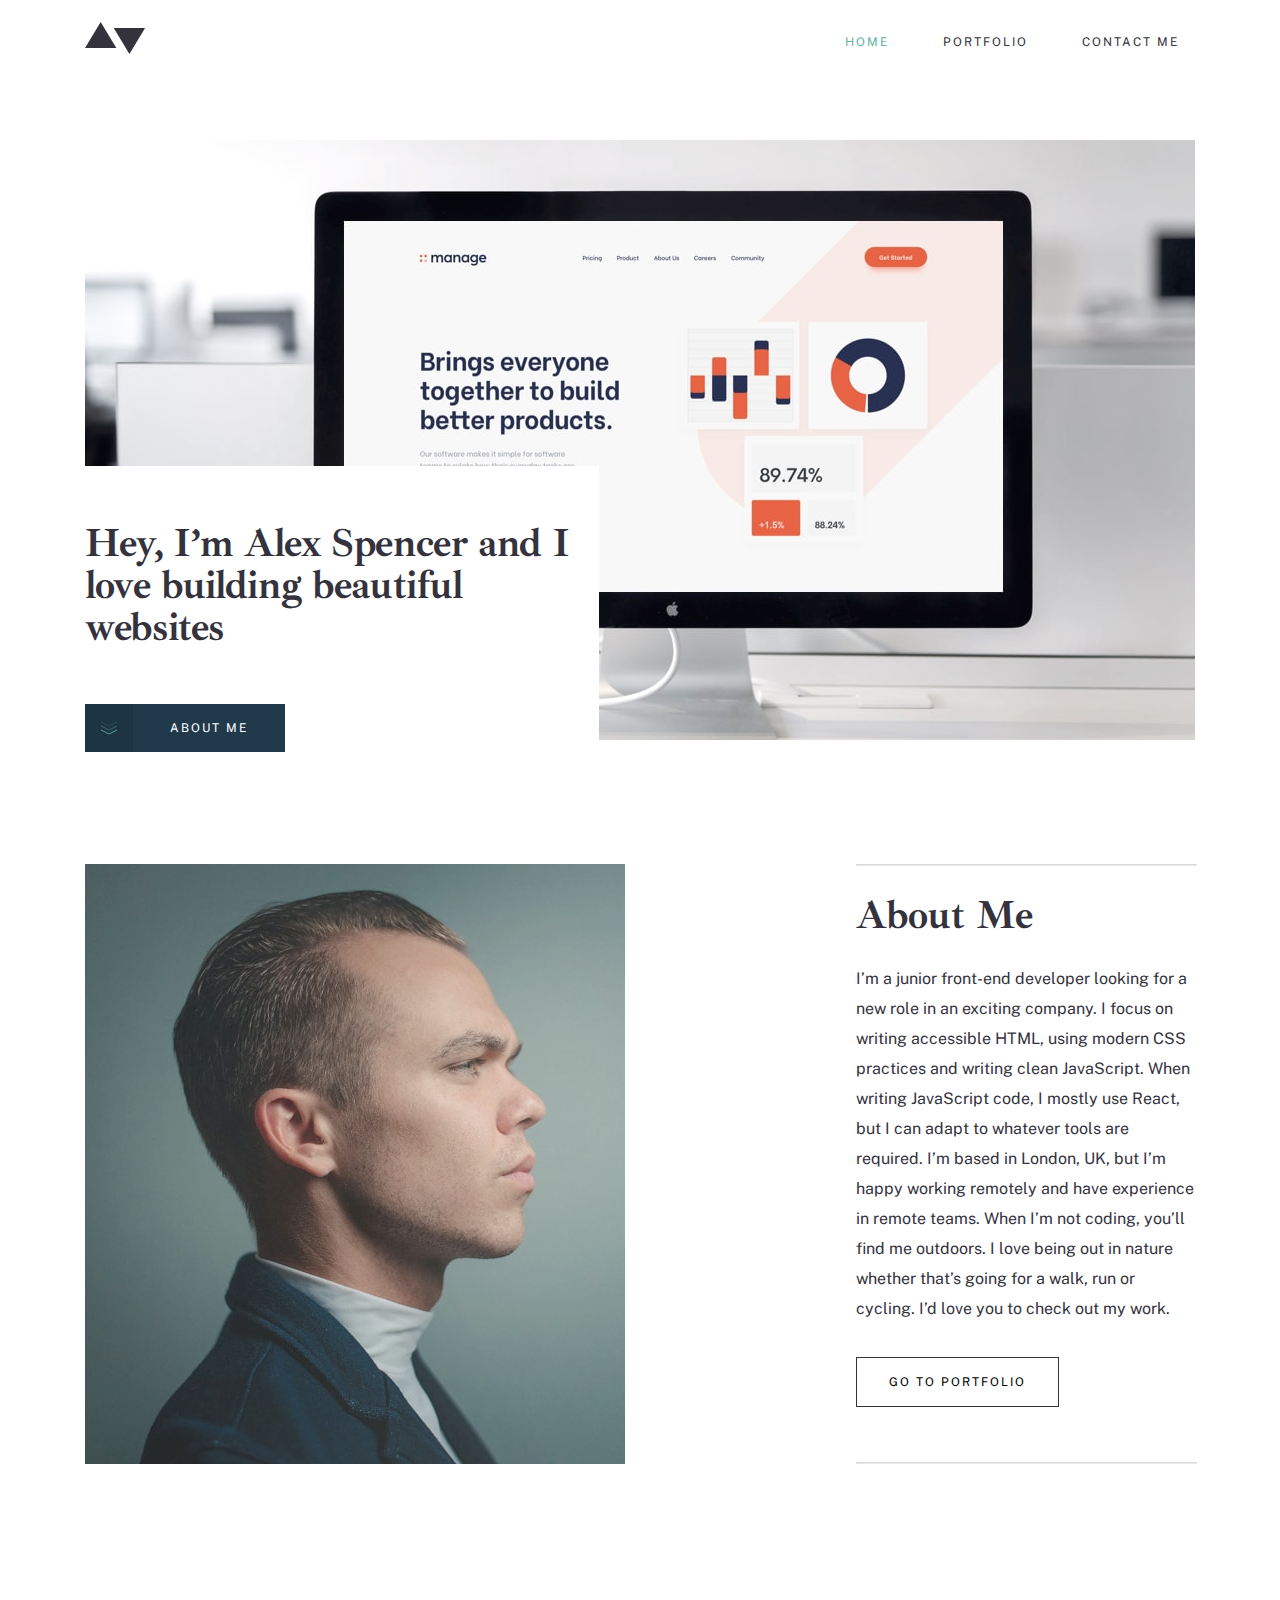
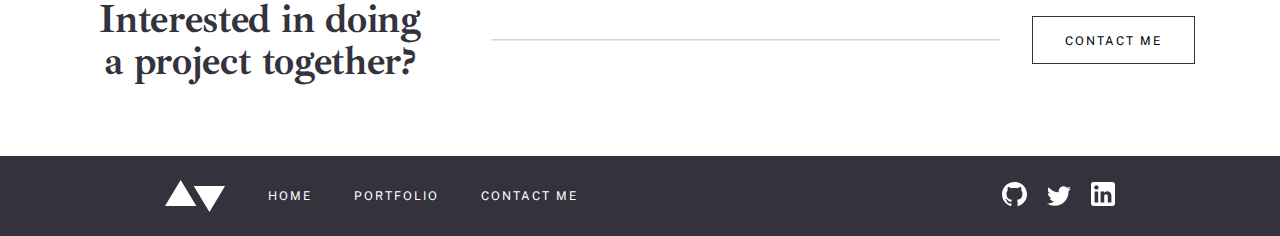
<file: index.html>
<!DOCTYPE html>
<html>
	<head>
		<meta
			http-equiv="refresh"
			content="0; url=https://graeme-parker-smith.github.io/minimalist-portfolio/starter-code/index.html"
		/>
	</head>
	<body></body>
</html>
</file>
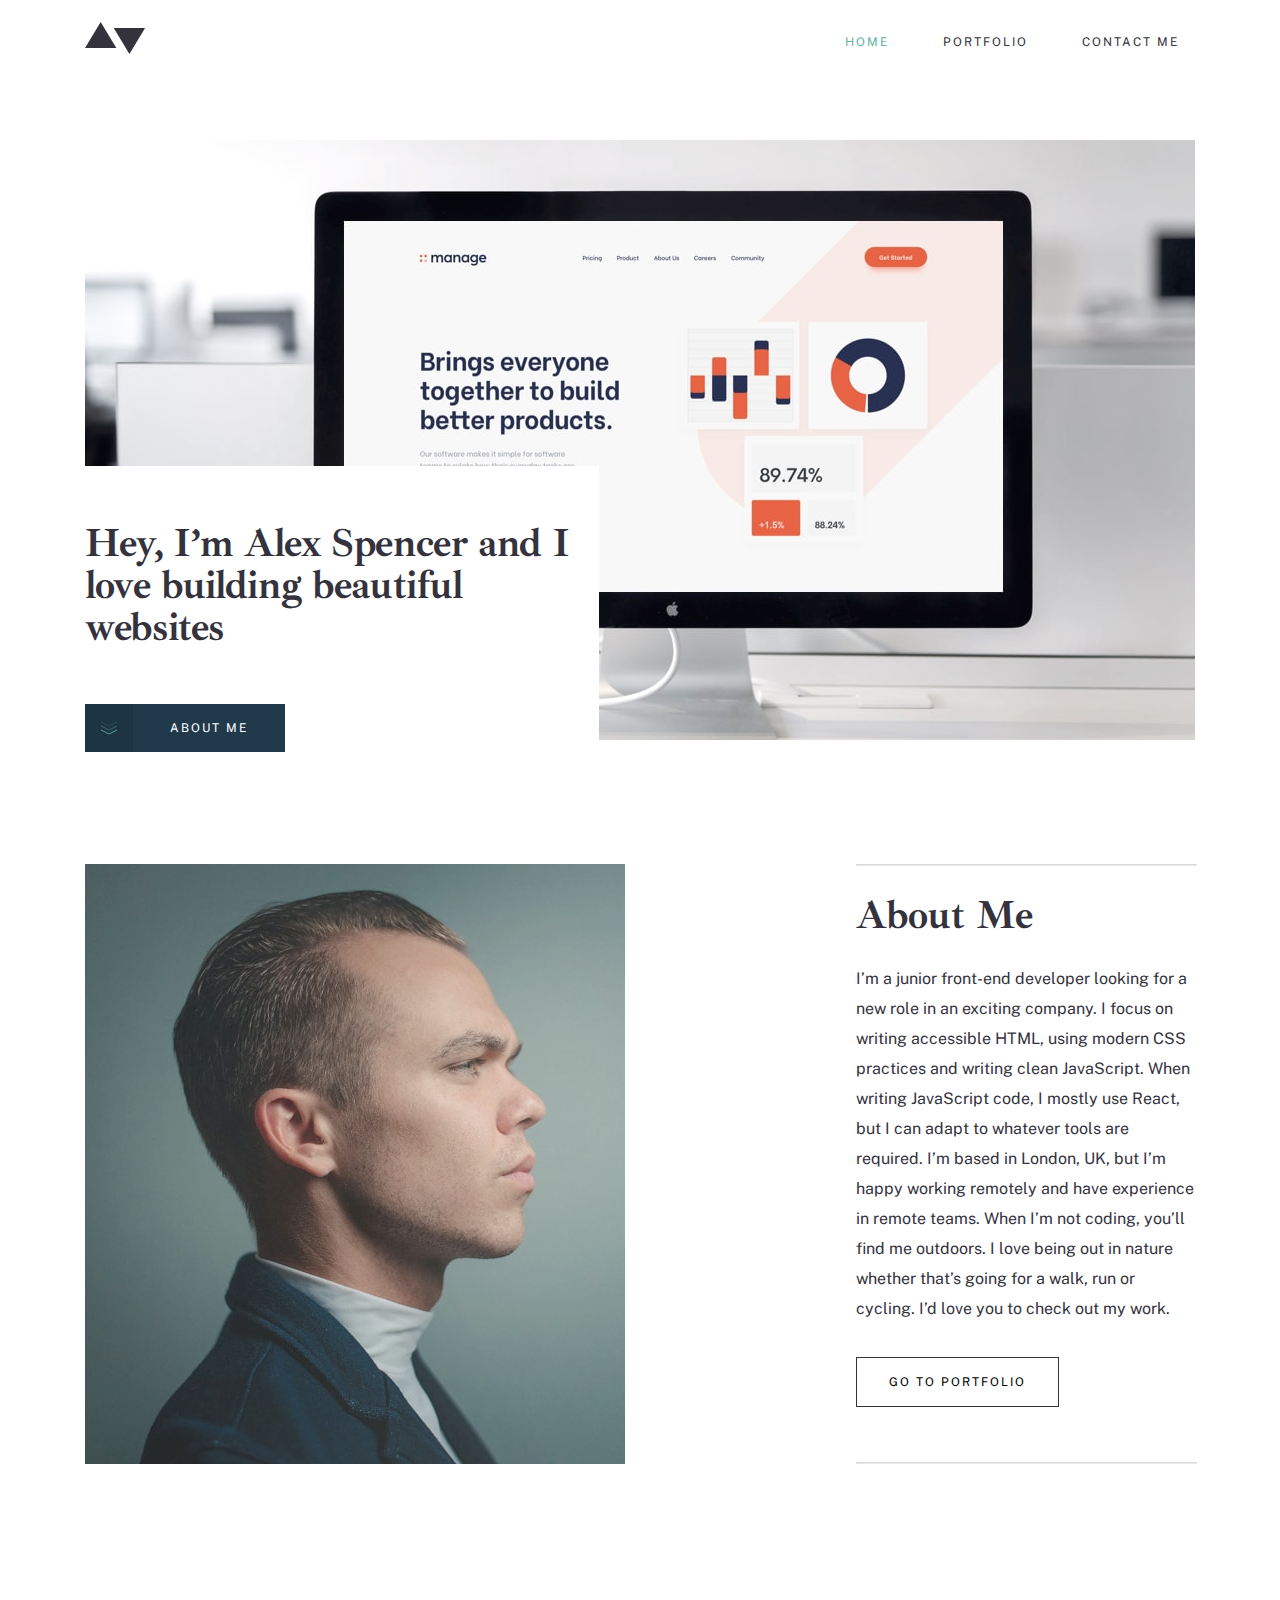
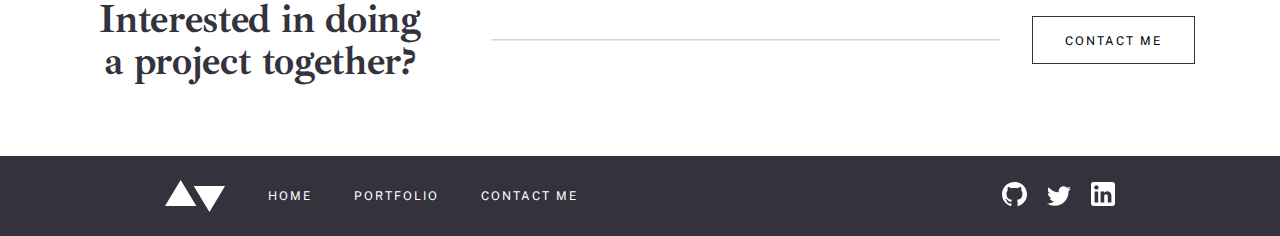
<file: starter-code/index.html>
<!DOCTYPE html>
<html lang="en">
	<head>
		<meta charset="UTF-8" />
		<meta name="viewport" content="width=device-width, initial-scale=1.0" />

		<link rel="icon" type="image/png" sizes="32x32" href="./images/favicon-32x32.png" />
		<link rel="preconnect" href="https://fonts.gstatic.com" />
		<link
			href="https://fonts.googleapis.com/css2?family=Ibarra+Real+Nova:wght@400;700&family=Public+Sans&display=swap"
			rel="stylesheet"
		/>
		<link rel="stylesheet" href="./app/scss/style.css" />
		<title>Frontend Mentor | Minimalist Portfolio</title>
	</head>
	<body>
		<header class="header">
			<nav class="container container--py flex flex-jc-sb flex-ai-c">
				<a href="/" class="header__logo">
					<img src="images/logo.svg" alt="logo" />
				</a>
				<!-- <a id="btnHamburger" class="header__toggle hide-for-desktop" aria-expanded="false" aria-controls="menu">
					<img id="btnHamburgerImg" src="images/icons/hamburger.svg" alt="toggle navigation" height="13" width="24" />
				</a> -->
				<a id="btnHamburger" href="#" class="header__toggle hide-for-desktop">
					<span></span>
					<span></span>
					<span></span>
				</a>
				<div class="header__links hide-for-mobile">
					<a href="index.html">Home</a>
					<a href="portfolio.html">Portfolio</a>
					<a href="contact.html">Contact Me</a>
				</div>
			</nav>
			<div class="header__menu has-fade">
				<a href="index.html">Home</a>
				<a href="portfolio.html">Portfolio</a>
				<a href="contact.html">Contact Me</a>
			</div>
		</header>

		<section class="hero container container--py">
			<picture>
				<source media="(min-width: 1024px)" srcset="images/homepage/desktop/image-homepage-hero.jpg" />
				<source media="(min-width: 768px)" srcset="images/homepage/tablet/image-homepage-hero.jpg" />
				<img
					src="images/homepage/mobile/image-homepage-hero.jpg"
					alt="project on computer screen"
					class="hero__img"
				/>
			</picture>
			<div class="hero__group">
				<div class="hero__group__heading">Hey, I’m Alex Spencer and I love building beautiful websites</div>
				<button class="btn btn--primary about-btn">
					<div>
						<svg xmlns="http://www.w3.org/2000/svg" width="16" height="14">
							<g fill="none" fill-rule="evenodd" stroke="#5FB4A2">
								<path d="M0 9l8 4 8-4" />
								<path opacity=".5" d="M0 5l8 4 8-4" />
								<path opacity=".25" d="M0 1l8 4 8-4" />
							</g>
						</svg>
					</div>
					<div>About Me</div>
				</button>
			</div>
		</section>

		<section class="about container container--py">
			<picture>
				<source media="(min-width: 1024px)" srcset="images/homepage/desktop/image-homepage-profile.jpg" />
				<source media="(min-width: 768px)" srcset="images/homepage/tablet/image-homepage-profile.jpg" />
				<img src="images/homepage/mobile/image-homepage-profile.jpg" alt="profile" />
			</picture>
			<div class="about__content">
				<hr />
				<h1>About Me</h1>
				<p>
					I’m a junior front-end developer looking for a new role in an exciting company. I focus on writing
					accessible HTML, using modern CSS practices and writing clean JavaScript. When writing JavaScript
					code, I mostly use React, but I can adapt to whatever tools are required. I’m based in London, UK,
					but I’m happy working remotely and have experience in remote teams. When I’m not coding, you’ll find
					me outdoors. I love being out in nature whether that’s going for a walk, run or cycling. I’d love
					you to check out my work.
				</p>
				<a href="portfolio.html">
					<button id="btn--portfolio" class="btn btn--secondary">Go To Portfolio</button>
				</a>
				<div class="spacer"></div>
				<hr />
			</div>
		</section>

		<section class="cta container container--py">
			<div class="cta__heading heading">Interested in doing a project together?</div>
			<hr />
			<a href="contact.html">
				<button class="btn btn--secondary">Contact Me</button>
			</a>
		</section>

		<footer class="footer">
			<svg xmlns="http://www.w3.org/2000/svg" width="61" height="32">
				<path
					fill="#33323D"
					fill-rule="evenodd"
					d="M60.082 5.878L44.408 32 28.735 5.878h31.347zM15.673 0l15.674 26.122H0L15.673 0z"
				/>
			</svg>
			<a href="#">Home</a>
			<a href="#">Portfolio</a>
			<a href="#">Contact Me</a>
			<div class="footer__social">
				<a href=""
					><svg xmlns="http://www.w3.org/2000/svg" width="25" height="24">
						<path
							fill="#33323D"
							d="M12.5 0C5.594 0 0 5.51 0 12.305c0 5.437 3.581 10.048 8.547 11.674.625.116.854-.265.854-.592 0-.292-.01-1.066-.016-2.092-3.477.742-4.21-1.65-4.21-1.65-.569-1.42-1.39-1.8-1.39-1.8-1.133-.764.087-.748.087-.748 1.255.086 1.914 1.268 1.914 1.268 1.115 1.881 2.927 1.338 3.641 1.024.113-.797.434-1.338.792-1.646-2.776-.308-5.694-1.366-5.694-6.08 0-1.343.484-2.44 1.286-3.302-.14-.31-.562-1.562.11-3.256 0 0 1.047-.33 3.437 1.261 1-.273 2.063-.409 3.125-.415 1.063.006 2.125.142 3.125.415 2.375-1.591 3.422-1.261 3.422-1.261.672 1.694.25 2.945.125 3.256.797.861 1.281 1.959 1.281 3.302 0 4.727-2.921 5.767-5.703 6.07.438.369.844 1.123.844 2.276 0 1.647-.016 2.97-.016 3.37 0 .322.22.707.86.584 5-1.615 8.579-6.23 8.579-11.658C25 5.509 19.403 0 12.5 0z"
						/></svg
				></a>
				<a href=""
					><svg xmlns="http://www.w3.org/2000/svg" width="24" height="20">
						<path
							fill="#33323D"
							d="M24 2.557a9.83 9.83 0 01-2.828.775A4.932 4.932 0 0023.337.608a9.864 9.864 0 01-3.127 1.195A4.916 4.916 0 0016.616.248c-3.179 0-5.515 2.966-4.797 6.045A13.978 13.978 0 011.671 1.149a4.93 4.93 0 001.523 6.574 4.903 4.903 0 01-2.229-.616c-.054 2.281 1.581 4.415 3.949 4.89a4.935 4.935 0 01-2.224.084 4.928 4.928 0 004.6 3.419A9.9 9.9 0 010 17.54a13.94 13.94 0 007.548 2.212c9.142 0 14.307-7.721 13.995-14.646A10.025 10.025 0 0024 2.557z"
						/></svg
				></a>
				<a href=""
					><svg xmlns="http://www.w3.org/2000/svg" width="24" height="24">
						<path
							fill="#33323D"
							d="M21.6 0H2.4C1.08 0 0 1.08 0 2.4v19.2C0 22.92 1.08 24 2.4 24h19.2c1.32 0 2.4-1.08 2.4-2.4V2.4C24 1.08 22.92 0 21.6 0zM7.2 20.4H3.6V9.6h3.6v10.8zM5.4 7.56c-1.2 0-2.16-.96-2.16-2.16 0-1.2.96-2.16 2.16-2.16 1.2 0 2.16.96 2.16 2.16 0 1.2-.96 2.16-2.16 2.16zm15 12.84h-3.6v-6.36c0-.96-.84-1.8-1.8-1.8-.96 0-1.8.84-1.8 1.8v6.36H9.6V9.6h3.6v1.44c.6-.96 1.92-1.68 3-1.68 2.28 0 4.2 1.92 4.2 4.2v6.84z"
						/></svg
				></a>
			</div>
		</footer>

		<!-- Home Portfolio Contact Me  About Me About Me I’m a
		junior front-end developer looking for a new role in an exciting company. I focus on writing accessible HTML,
		using modern CSS practices and writing clean JavaScript. When writing JavaScript code, I mostly use React, but I
		can adapt to whatever tools are required. I’m based in London, UK, but I’m happy working remotely and have
		experience in remote teams. When I’m not coding, you’ll find me outdoors. I love being out in nature whether
		that’s going for a walk, run or cycling. I’d love you to check out my work. Go to Portfolio  Contact Me -->

		<script src="app/js/script.js"></script>
	</body>
</html>
</file>
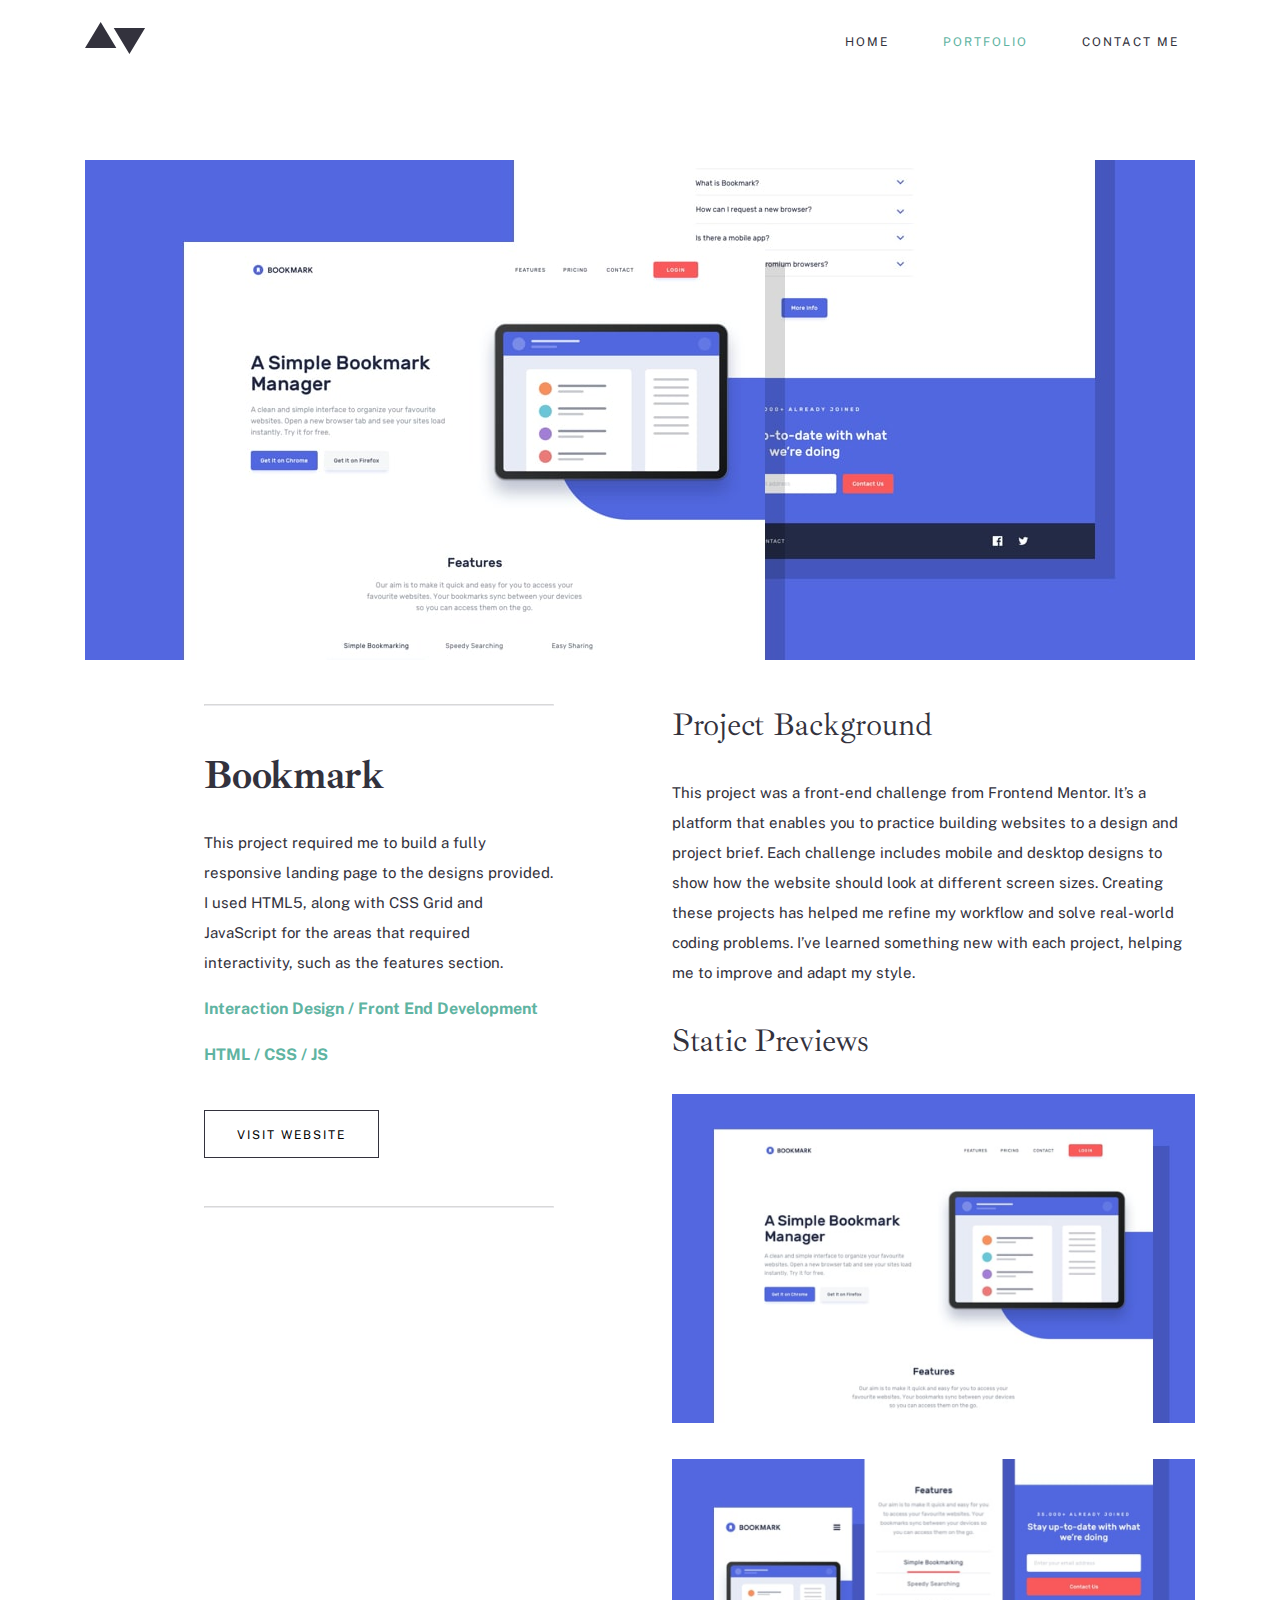
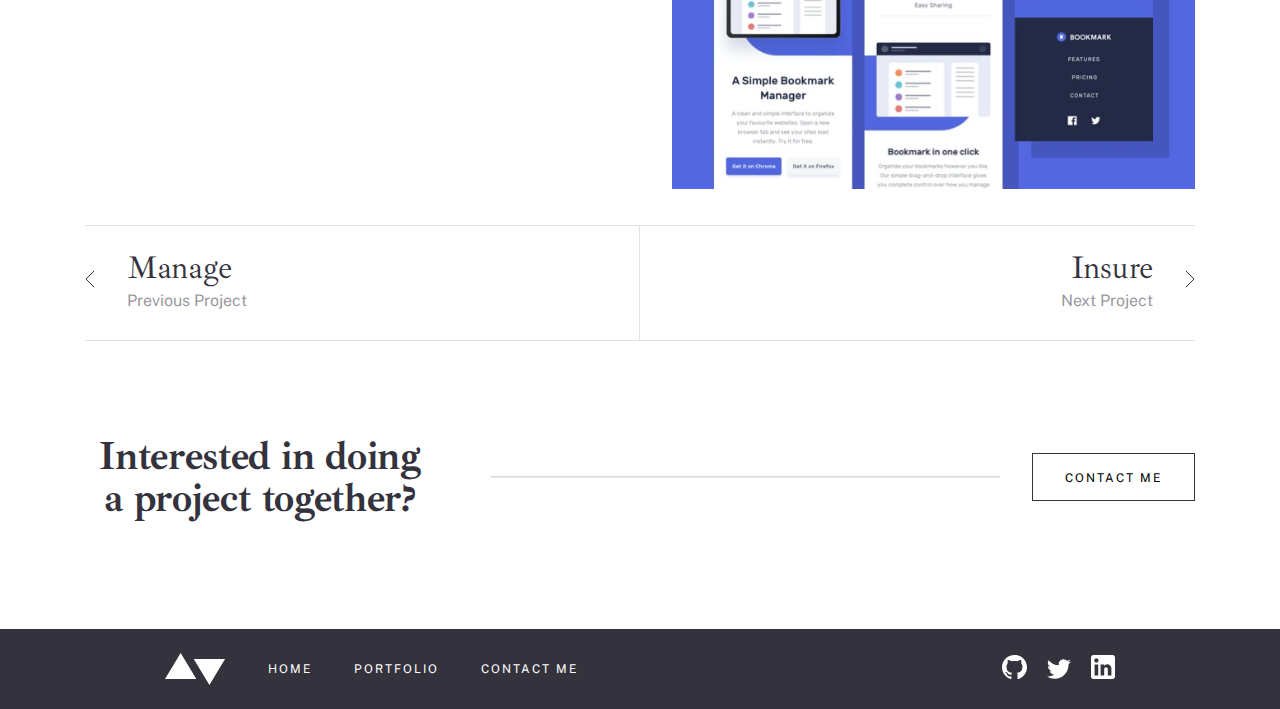
<file: starter-code/bookmark.html>
<!DOCTYPE html>
<html lang="en">
	<head>
		<meta charset="UTF-8" />
		<meta name="viewport" content="width=device-width, initial-scale=1.0" />

		<link rel="icon" type="image/png" sizes="32x32" href="./images/favicon-32x32.png" />
		<link rel="preconnect" href="https://fonts.gstatic.com" />
		<link
			href="https://fonts.googleapis.com/css2?family=Ibarra+Real+Nova:wght@400;700&family=Public+Sans&display=swap"
			rel="stylesheet"
		/>
		<link rel="stylesheet" href="./app/scss/style.css" />
		<title>Frontend Mentor | Minimalist Portfolio</title>
	</head>
	<body>
		<header class="header">
			<nav class="container container--py flex flex-jc-sb flex-ai-c">
				<a href="/" class="header__logo">
					<img src="images/logo.svg" alt="logo" />
				</a>
				<!-- <a id="btnHamburger" class="header__toggle hide-for-desktop" aria-expanded="false" aria-controls="menu">
    <img id="btnHamburgerImg" src="images/icons/hamburger.svg" alt="toggle navigation" height="13" width="24" />
  </a> -->
				<a id="btnHamburger" href="#" class="header__toggle hide-for-desktop">
					<span></span>
					<span></span>
					<span></span>
				</a>
				<div class="header__links hide-for-mobile">
					<a href="index.html">Home</a>
					<a href="portfolio.html">Portfolio</a>
					<a href="contact.html">Contact Me</a>
				</div>
			</nav>
			<div class="header__menu has-fade">
				<a href="index.html">Home</a>
				<a href="portfolio.html">Portfolio</a>
				<a href="contact.html">Contact Me</a>
			</div>
		</header>

		<main class="detail container container--pt">
			<picture>
				<source media="(min-width: 1024px)" srcset="images/detail/desktop/image-bookmark-hero.jpg" />
				<source media="(min-width: 768px)" srcset="images/detail/tablet/image-bookmark-hero.jpg" />
				<img src="images/detail/mobile/image-bookmark-hero.jpg" alt="Project Preview" class="preview" />
			</picture>

			<div class="flex--lg">
				<div class="hr-section flex-half--lg">
					<hr />
					<h1 class="heading">Bookmark</h1>
					<p>
						This project required me to build a fully responsive landing page to the designs provided. I
						used HTML5, along with CSS Grid and JavaScript for the areas that required interactivity, such
						as the features section.
					</p>
					<div class="tag">Interaction Design / Front End Development</div>
					<div class="tag">HTML / CSS / JS</div>
					<button class="btn btn--secondary">Visit Website</button>
					<hr />
				</div>

				<div class="flex-half--lg">
					<h2 class="heading--secondary">Project Background</h2>
					<p>
						This project was a front-end challenge from Frontend Mentor. It’s a platform that enables you to
						practice building websites to a design and project brief. Each challenge includes mobile and
						desktop designs to show how the website should look at different screen sizes. Creating these
						projects has helped me refine my workflow and solve real-world coding problems. I’ve learned
						something new with each project, helping me to improve and adapt my style.
					</p>
					<h2 class="heading--secondary">Static Previews</h2>
					<picture>
						<source
							media="(min-width: 1024px)"
							srcset="images/detail/desktop/image-bookmark-preview-1.jpg"
						/>
						<source media="(min-width: 768px)" srcset="images/detail/tablet/image-bookmark-preview-1.jpg" />
						<img
							src="images/detail/mobile/image-bookmark-preview-1.jpg"
							alt="Project Preview"
							class="preview"
						/>
					</picture>
					<picture>
						<source
							media="(min-width: 1024px)"
							srcset="images/detail/desktop/image-bookmark-preview-2.jpg"
						/>
						<source media="(min-width: 768px)" srcset="images/detail/tablet/image-bookmark-preview-2.jpg" />
						<img
							src="images/detail/mobile/image-bookmark-preview-2.jpg"
							alt="Project Preview"
							class="preview"
						/>
					</picture>
				</div>
			</div>

			<div class="slider flex flex-jc-sb">
				<a href="manage.html" class="slider__prev flex-half">
					<svg xmlns="http://www.w3.org/2000/svg" width="10" height="16">
						<path fill="none" stroke="#33323D" d="M9 0L1 8l8 8" />
					</svg>
					<div class="slider__text">
						<div class="heading--secondary--slider">Manage</div>
						<div class="par-primary">Previous Project</div>
					</div>
				</a>

				<a href="insure.html" class="slider__next flex-half">
					<svg xmlns="http://www.w3.org/2000/svg" width="10" height="16">
						<path fill="none" stroke="#33323D" d="M1 0l8 8-8 8" />
					</svg>
					<div class="slider__text">
						<div class="heading--secondary--slider">Insure</div>
						<div class="par-primary">Next Project</div>
					</div>
				</a>
			</div>

			<section class="cta container--pt">
				<div class="cta__heading heading">Interested in doing a project together?</div>
				<hr />
				<a href="contact.html">
					<button class="btn btn--secondary">Contact Me</button>
				</a>
			</section>
		</main>

		<footer class="footer">
			<svg xmlns="http://www.w3.org/2000/svg" width="61" height="32">
				<path
					fill="#33323D"
					fill-rule="evenodd"
					d="M60.082 5.878L44.408 32 28.735 5.878h31.347zM15.673 0l15.674 26.122H0L15.673 0z"
				/>
			</svg>
			<a href="#">Home</a>
			<a href="#">Portfolio</a>
			<a href="#">Contact Me</a>
			<div class="footer__social">
				<a href=""
					><svg xmlns="http://www.w3.org/2000/svg" width="25" height="24">
						<path
							fill="#33323D"
							d="M12.5 0C5.594 0 0 5.51 0 12.305c0 5.437 3.581 10.048 8.547 11.674.625.116.854-.265.854-.592 0-.292-.01-1.066-.016-2.092-3.477.742-4.21-1.65-4.21-1.65-.569-1.42-1.39-1.8-1.39-1.8-1.133-.764.087-.748.087-.748 1.255.086 1.914 1.268 1.914 1.268 1.115 1.881 2.927 1.338 3.641 1.024.113-.797.434-1.338.792-1.646-2.776-.308-5.694-1.366-5.694-6.08 0-1.343.484-2.44 1.286-3.302-.14-.31-.562-1.562.11-3.256 0 0 1.047-.33 3.437 1.261 1-.273 2.063-.409 3.125-.415 1.063.006 2.125.142 3.125.415 2.375-1.591 3.422-1.261 3.422-1.261.672 1.694.25 2.945.125 3.256.797.861 1.281 1.959 1.281 3.302 0 4.727-2.921 5.767-5.703 6.07.438.369.844 1.123.844 2.276 0 1.647-.016 2.97-.016 3.37 0 .322.22.707.86.584 5-1.615 8.579-6.23 8.579-11.658C25 5.509 19.403 0 12.5 0z"
						/></svg
				></a>
				<a href=""
					><svg xmlns="http://www.w3.org/2000/svg" width="24" height="20">
						<path
							fill="#33323D"
							d="M24 2.557a9.83 9.83 0 01-2.828.775A4.932 4.932 0 0023.337.608a9.864 9.864 0 01-3.127 1.195A4.916 4.916 0 0016.616.248c-3.179 0-5.515 2.966-4.797 6.045A13.978 13.978 0 011.671 1.149a4.93 4.93 0 001.523 6.574 4.903 4.903 0 01-2.229-.616c-.054 2.281 1.581 4.415 3.949 4.89a4.935 4.935 0 01-2.224.084 4.928 4.928 0 004.6 3.419A9.9 9.9 0 010 17.54a13.94 13.94 0 007.548 2.212c9.142 0 14.307-7.721 13.995-14.646A10.025 10.025 0 0024 2.557z"
						/></svg
				></a>
				<a href=""
					><svg xmlns="http://www.w3.org/2000/svg" width="24" height="24">
						<path
							fill="#33323D"
							d="M21.6 0H2.4C1.08 0 0 1.08 0 2.4v19.2C0 22.92 1.08 24 2.4 24h19.2c1.32 0 2.4-1.08 2.4-2.4V2.4C24 1.08 22.92 0 21.6 0zM7.2 20.4H3.6V9.6h3.6v10.8zM5.4 7.56c-1.2 0-2.16-.96-2.16-2.16 0-1.2.96-2.16 2.16-2.16 1.2 0 2.16.96 2.16 2.16 0 1.2-.96 2.16-2.16 2.16zm15 12.84h-3.6v-6.36c0-.96-.84-1.8-1.8-1.8-.96 0-1.8.84-1.8 1.8v6.36H9.6V9.6h3.6v1.44c.6-.96 1.92-1.68 3-1.68 2.28 0 4.2 1.92 4.2 4.2v6.84z"
						/></svg
				></a>
			</div>
		</footer>

		<script src="app/js/script.js"></script>
	</body>
</html>
</file>
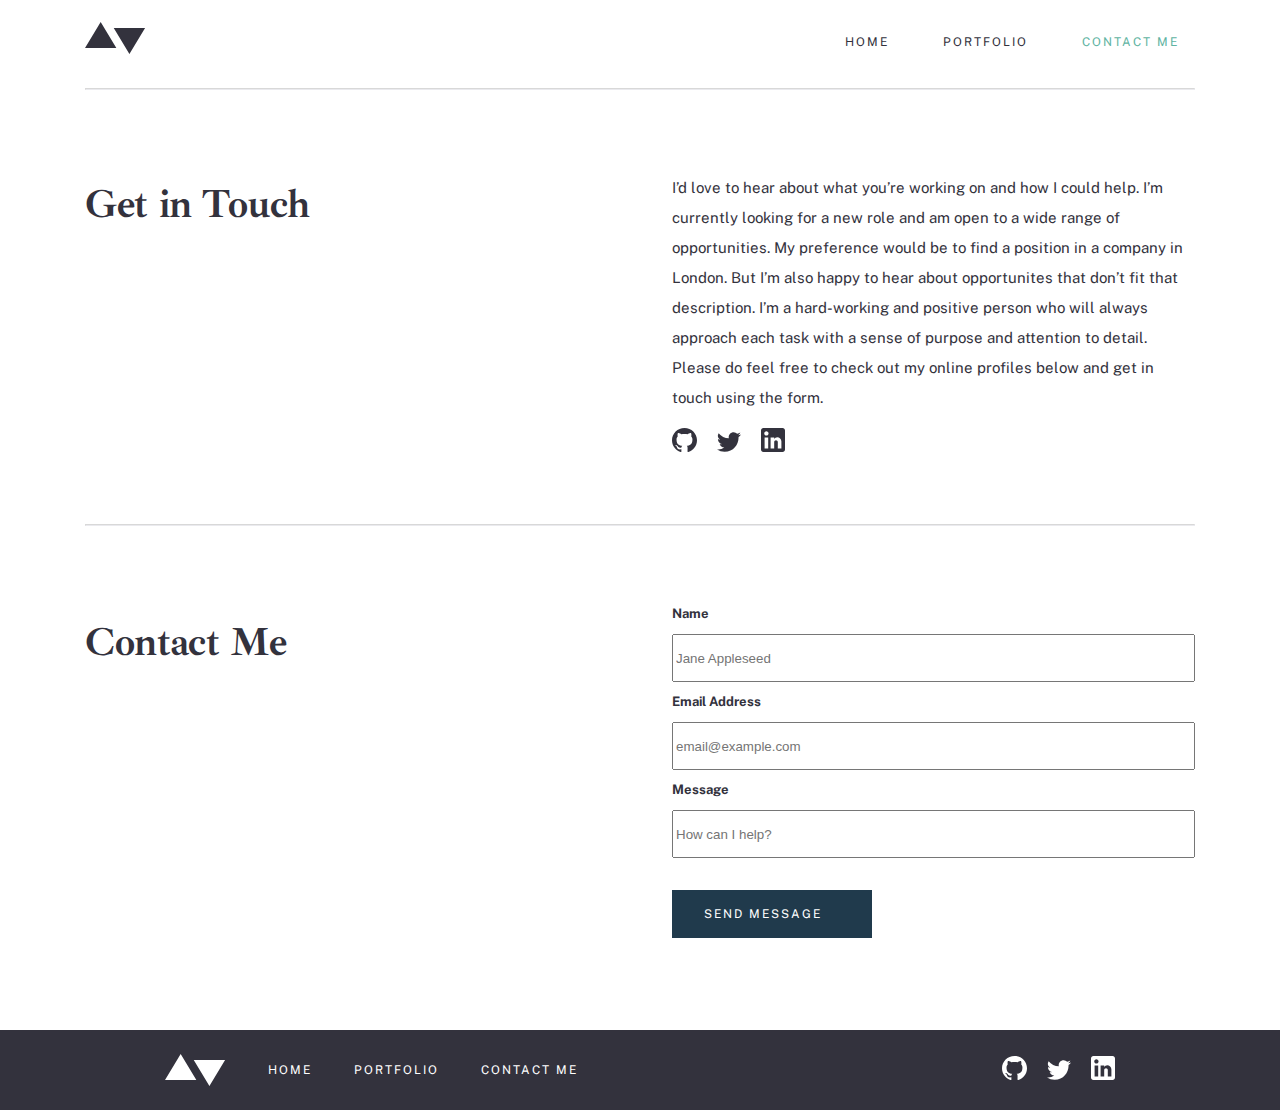
<file: starter-code/contact.html>
<!DOCTYPE html>
<html lang="en">
	<head>
		<meta charset="UTF-8" />
		<meta name="viewport" content="width=device-width, initial-scale=1.0" />

		<link rel="icon" type="image/png" sizes="32x32" href="./images/favicon-32x32.png" />
		<link rel="preconnect" href="https://fonts.gstatic.com" />
		<link
			href="https://fonts.googleapis.com/css2?family=Ibarra+Real+Nova:wght@400;700&family=Public+Sans&display=swap"
			rel="stylesheet"
		/>
		<link rel="stylesheet" href="./app/scss/style.css" />
		<title>Frontend Mentor | Minimalist Portfolio</title>
	</head>
	<body>
		<header class="header">
			<nav class="container container--py flex flex-jc-sb flex-ai-c">
				<a href="/" class="header__logo">
					<img src="images/logo.svg" alt="logo" />
				</a>
				<!-- <a id="btnHamburger" class="header__toggle hide-for-desktop" aria-expanded="false" aria-controls="menu">
      <img id="btnHamburgerImg" src="images/icons/hamburger.svg" alt="toggle navigation" height="13" width="24" />
    </a> -->
				<a id="btnHamburger" href="#" class="header__toggle hide-for-desktop">
					<span></span>
					<span></span>
					<span></span>
				</a>
				<div class="header__links hide-for-mobile">
					<a href="index.html">Home</a>
					<a href="portfolio.html">Portfolio</a>
					<a href="contact.html">Contact Me</a>
				</div>
			</nav>
			<div class="header__menu has-fade">
				<a href="index.html">Home</a>
				<a href="portfolio.html">Portfolio</a>
				<a href="contact.html">Contact Me</a>
			</div>
		</header>

		<main class="contact container">
			<hr />
			<div class="flex--lg flex-jc-sb container--py">
				<h2 class="heading">Get in Touch</h2>
				<div class="flex-half--lg">
					<p>
						I’d love to hear about what you’re working on and how I could help. I’m currently looking for a
						new role and am open to a wide range of opportunities. My preference would be to find a position
						in a company in London. But I’m also happy to hear about opportunites that don’t fit that
						description. I’m a hard-working and positive person who will always approach each task with a
						sense of purpose and attention to detail. Please do feel free to check out my online profiles
						below and get in touch using the form.
					</p>
					<div class="footer__social">
						<a href=""
							><svg xmlns="http://www.w3.org/2000/svg" width="25" height="24">
								<path
									fill="#33323D"
									d="M12.5 0C5.594 0 0 5.51 0 12.305c0 5.437 3.581 10.048 8.547 11.674.625.116.854-.265.854-.592 0-.292-.01-1.066-.016-2.092-3.477.742-4.21-1.65-4.21-1.65-.569-1.42-1.39-1.8-1.39-1.8-1.133-.764.087-.748.087-.748 1.255.086 1.914 1.268 1.914 1.268 1.115 1.881 2.927 1.338 3.641 1.024.113-.797.434-1.338.792-1.646-2.776-.308-5.694-1.366-5.694-6.08 0-1.343.484-2.44 1.286-3.302-.14-.31-.562-1.562.11-3.256 0 0 1.047-.33 3.437 1.261 1-.273 2.063-.409 3.125-.415 1.063.006 2.125.142 3.125.415 2.375-1.591 3.422-1.261 3.422-1.261.672 1.694.25 2.945.125 3.256.797.861 1.281 1.959 1.281 3.302 0 4.727-2.921 5.767-5.703 6.07.438.369.844 1.123.844 2.276 0 1.647-.016 2.97-.016 3.37 0 .322.22.707.86.584 5-1.615 8.579-6.23 8.579-11.658C25 5.509 19.403 0 12.5 0z"
								/></svg
						></a>
						<a href=""
							><svg xmlns="http://www.w3.org/2000/svg" width="24" height="20">
								<path
									fill="#33323D"
									d="M24 2.557a9.83 9.83 0 01-2.828.775A4.932 4.932 0 0023.337.608a9.864 9.864 0 01-3.127 1.195A4.916 4.916 0 0016.616.248c-3.179 0-5.515 2.966-4.797 6.045A13.978 13.978 0 011.671 1.149a4.93 4.93 0 001.523 6.574 4.903 4.903 0 01-2.229-.616c-.054 2.281 1.581 4.415 3.949 4.89a4.935 4.935 0 01-2.224.084 4.928 4.928 0 004.6 3.419A9.9 9.9 0 010 17.54a13.94 13.94 0 007.548 2.212c9.142 0 14.307-7.721 13.995-14.646A10.025 10.025 0 0024 2.557z"
								/></svg
						></a>
						<a href=""
							><svg xmlns="http://www.w3.org/2000/svg" width="24" height="24">
								<path
									fill="#33323D"
									d="M21.6 0H2.4C1.08 0 0 1.08 0 2.4v19.2C0 22.92 1.08 24 2.4 24h19.2c1.32 0 2.4-1.08 2.4-2.4V2.4C24 1.08 22.92 0 21.6 0zM7.2 20.4H3.6V9.6h3.6v10.8zM5.4 7.56c-1.2 0-2.16-.96-2.16-2.16 0-1.2.96-2.16 2.16-2.16 1.2 0 2.16.96 2.16 2.16 0 1.2-.96 2.16-2.16 2.16zm15 12.84h-3.6v-6.36c0-.96-.84-1.8-1.8-1.8-.96 0-1.8.84-1.8 1.8v6.36H9.6V9.6h3.6v1.44c.6-.96 1.92-1.68 3-1.68 2.28 0 4.2 1.92 4.2 4.2v6.84z"
								/></svg
						></a>
					</div>
				</div>
			</div>
			<hr />

      <div class="flex--lg flex-jc-sb container--py">
			<h1 class="heading">Contact Me</h1>
			<div class="flex-half--lg">
				<form action="blank" class="form">
					<label for="name">Name</label>
					<input type="text" id="name" placeholder="Jane Appleseed" />
					<label for="email">Email Address</label>
					<input type="text" id="email" placeholder="email@example.com" />
					<label for="message">Message</label>
					<input type="text" id="message" placeholder="How can I help?" />

					<button type="submit" class="btn btn--primary">Send Message</button>
				</form>
			</div>
    </div>
		</main>

		<footer class="footer">
			<svg xmlns="http://www.w3.org/2000/svg" width="61" height="32">
				<path
					fill="#33323D"
					fill-rule="evenodd"
					d="M60.082 5.878L44.408 32 28.735 5.878h31.347zM15.673 0l15.674 26.122H0L15.673 0z"
				/>
			</svg>
			<a href="#">Home</a>
			<a href="#">Portfolio</a>
			<a href="#">Contact Me</a>
			<div class="footer__social">
				<a href=""
					><svg xmlns="http://www.w3.org/2000/svg" width="25" height="24">
						<path
							fill="#33323D"
							d="M12.5 0C5.594 0 0 5.51 0 12.305c0 5.437 3.581 10.048 8.547 11.674.625.116.854-.265.854-.592 0-.292-.01-1.066-.016-2.092-3.477.742-4.21-1.65-4.21-1.65-.569-1.42-1.39-1.8-1.39-1.8-1.133-.764.087-.748.087-.748 1.255.086 1.914 1.268 1.914 1.268 1.115 1.881 2.927 1.338 3.641 1.024.113-.797.434-1.338.792-1.646-2.776-.308-5.694-1.366-5.694-6.08 0-1.343.484-2.44 1.286-3.302-.14-.31-.562-1.562.11-3.256 0 0 1.047-.33 3.437 1.261 1-.273 2.063-.409 3.125-.415 1.063.006 2.125.142 3.125.415 2.375-1.591 3.422-1.261 3.422-1.261.672 1.694.25 2.945.125 3.256.797.861 1.281 1.959 1.281 3.302 0 4.727-2.921 5.767-5.703 6.07.438.369.844 1.123.844 2.276 0 1.647-.016 2.97-.016 3.37 0 .322.22.707.86.584 5-1.615 8.579-6.23 8.579-11.658C25 5.509 19.403 0 12.5 0z"
						/></svg
				></a>
				<a href=""
					><svg xmlns="http://www.w3.org/2000/svg" width="24" height="20">
						<path
							fill="#33323D"
							d="M24 2.557a9.83 9.83 0 01-2.828.775A4.932 4.932 0 0023.337.608a9.864 9.864 0 01-3.127 1.195A4.916 4.916 0 0016.616.248c-3.179 0-5.515 2.966-4.797 6.045A13.978 13.978 0 011.671 1.149a4.93 4.93 0 001.523 6.574 4.903 4.903 0 01-2.229-.616c-.054 2.281 1.581 4.415 3.949 4.89a4.935 4.935 0 01-2.224.084 4.928 4.928 0 004.6 3.419A9.9 9.9 0 010 17.54a13.94 13.94 0 007.548 2.212c9.142 0 14.307-7.721 13.995-14.646A10.025 10.025 0 0024 2.557z"
						/></svg
				></a>
				<a href=""
					><svg xmlns="http://www.w3.org/2000/svg" width="24" height="24">
						<path
							fill="#33323D"
							d="M21.6 0H2.4C1.08 0 0 1.08 0 2.4v19.2C0 22.92 1.08 24 2.4 24h19.2c1.32 0 2.4-1.08 2.4-2.4V2.4C24 1.08 22.92 0 21.6 0zM7.2 20.4H3.6V9.6h3.6v10.8zM5.4 7.56c-1.2 0-2.16-.96-2.16-2.16 0-1.2.96-2.16 2.16-2.16 1.2 0 2.16.96 2.16 2.16 0 1.2-.96 2.16-2.16 2.16zm15 12.84h-3.6v-6.36c0-.96-.84-1.8-1.8-1.8-.96 0-1.8.84-1.8 1.8v6.36H9.6V9.6h3.6v1.44c.6-.96 1.92-1.68 3-1.68 2.28 0 4.2 1.92 4.2 4.2v6.84z"
						/></svg
				></a>
			</div>
		</footer>

		<script src="app/js/script.js"></script>
	</body>
</html>
</file>
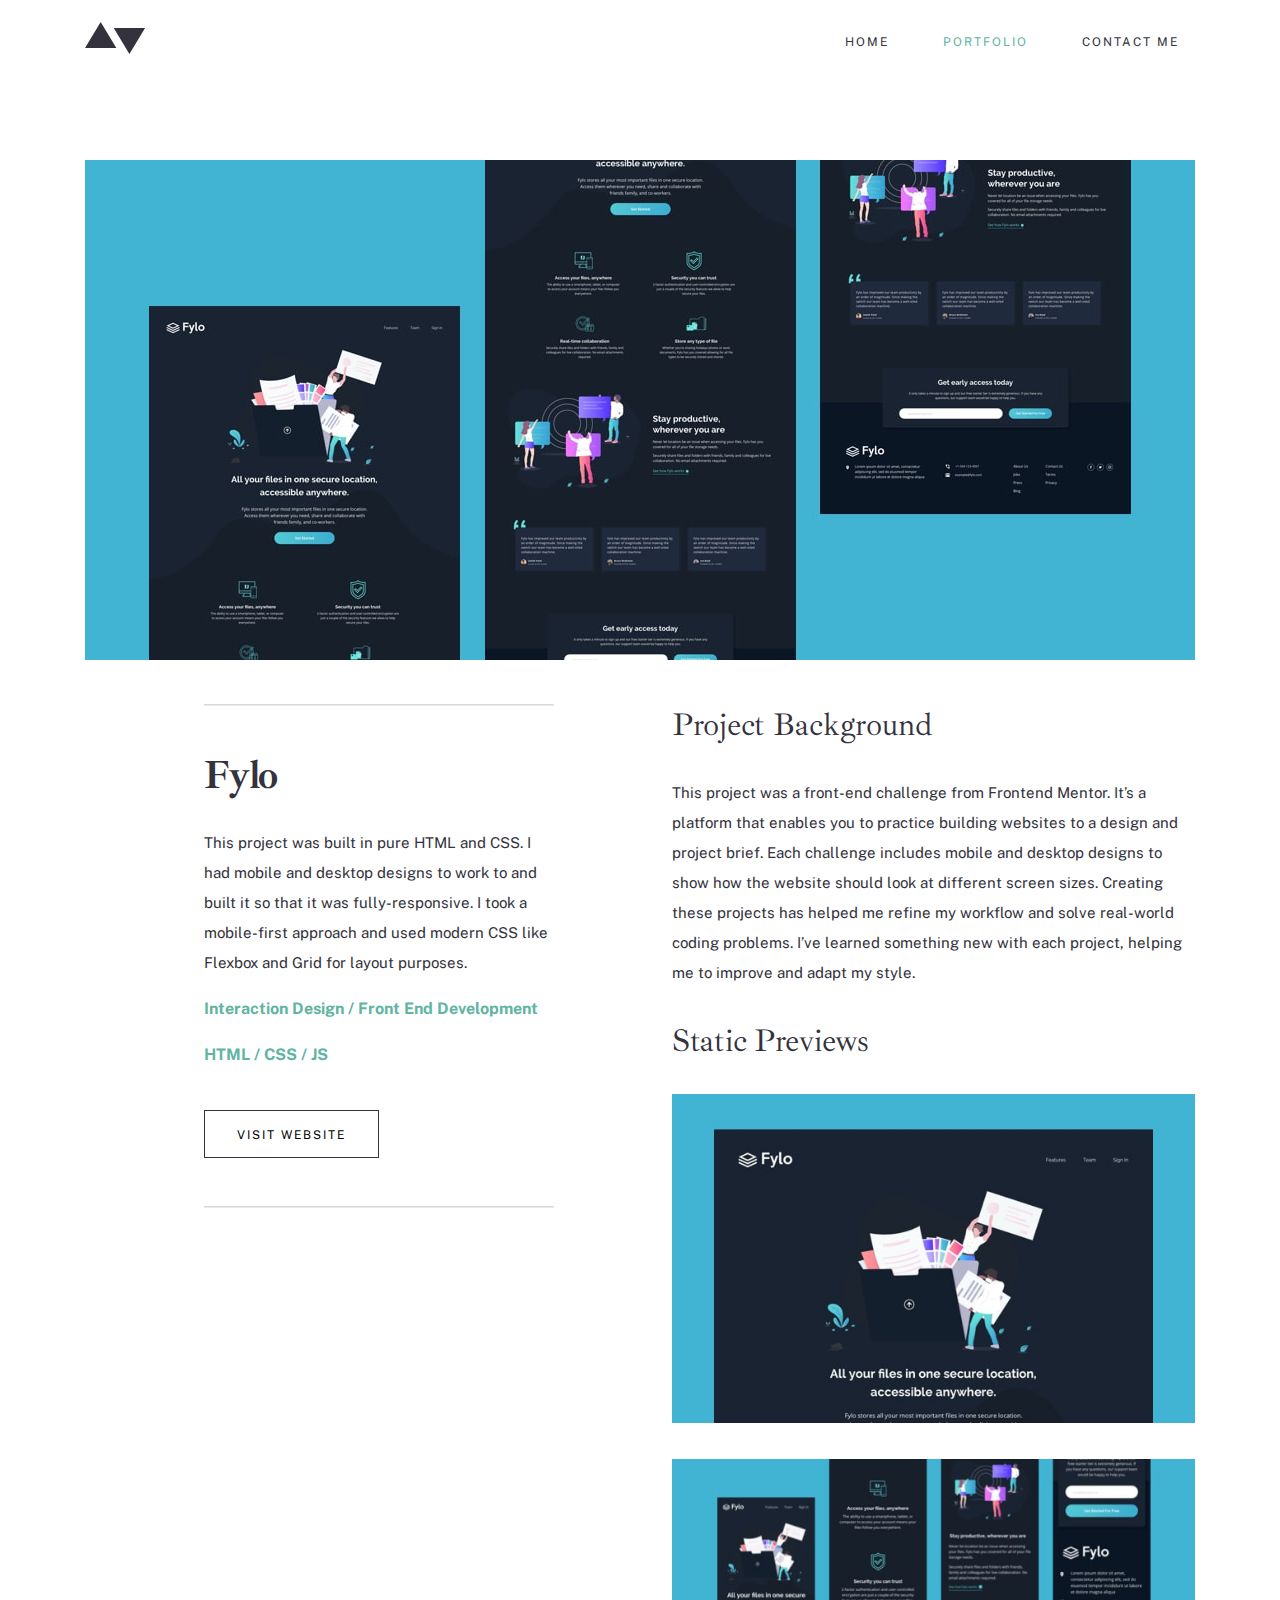
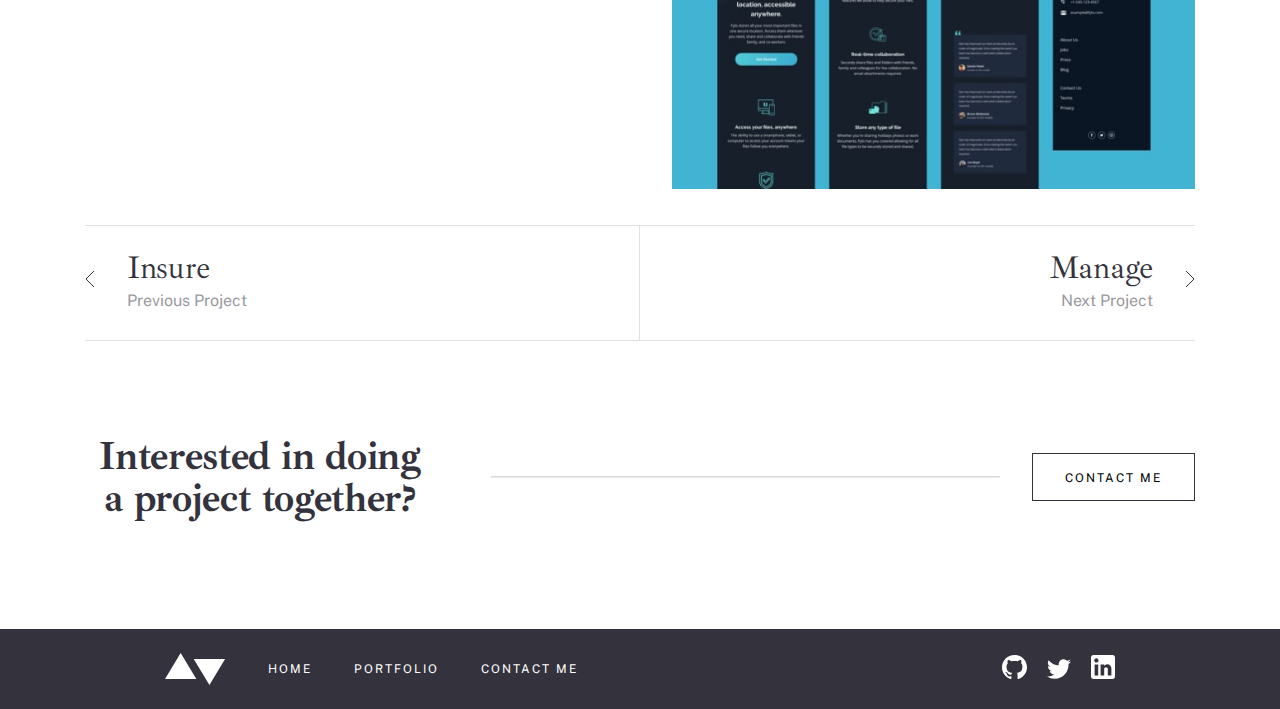
<file: starter-code/fylo.html>
<!DOCTYPE html>
<html lang="en">
	<head>
		<meta charset="UTF-8" />
		<meta name="viewport" content="width=device-width, initial-scale=1.0" />

		<link rel="icon" type="image/png" sizes="32x32" href="./images/favicon-32x32.png" />
		<link rel="preconnect" href="https://fonts.gstatic.com" />
		<link
			href="https://fonts.googleapis.com/css2?family=Ibarra+Real+Nova:wght@400;700&family=Public+Sans&display=swap"
			rel="stylesheet"
		/>
		<link rel="stylesheet" href="./app/scss/style.css" />
		<title>Frontend Mentor | Minimalist Portfolio</title>
	</head>
	<body>
		<header class="header">
			<nav class="container container--py flex flex-jc-sb flex-ai-c">
				<a href="/" class="header__logo">
					<img src="images/logo.svg" alt="logo" />
				</a>
				<!-- <a id="btnHamburger" class="header__toggle hide-for-desktop" aria-expanded="false" aria-controls="menu">
    <img id="btnHamburgerImg" src="images/icons/hamburger.svg" alt="toggle navigation" height="13" width="24" />
  </a> -->
				<a id="btnHamburger" href="#" class="header__toggle hide-for-desktop">
					<span></span>
					<span></span>
					<span></span>
				</a>
				<div class="header__links hide-for-mobile">
					<a href="index.html">Home</a>
					<a href="portfolio.html">Portfolio</a>
					<a href="contact.html">Contact Me</a>
				</div>
			</nav>
			<div class="header__menu has-fade">
				<a href="index.html">Home</a>
				<a href="portfolio.html">Portfolio</a>
				<a href="contact.html">Contact Me</a>
			</div>
		</header>

		<main class="detail container container--pt">
			<picture>
				<source media="(min-width: 1024px)" srcset="images/detail/desktop/image-fylo-hero.jpg" />
				<source media="(min-width: 768px)" srcset="images/detail/tablet/image-fylo-hero.jpg" />
				<img src="images/detail/mobile/image-fylo-hero.jpg" alt="Project Preview" class="preview" />
			</picture>

			<div class="flex--lg">
				<div class="hr-section flex-half--lg">
					<hr />
					<h1 class="heading">Fylo</h1>
					<p>
						This project was built in pure HTML and CSS. I had mobile and desktop designs to work to and
						built it so that it was fully-responsive. I took a mobile-first approach and used modern CSS
						like Flexbox and Grid for layout purposes.
					</p>
					<div class="tag">Interaction Design / Front End Development</div>
					<div class="tag">HTML / CSS / JS</div>
					<button class="btn btn--secondary">Visit Website</button>
					<hr />
				</div>

				<div class="flex-half--lg">
					<h2 class="heading--secondary">Project Background</h2>
					<p>
						This project was a front-end challenge from Frontend Mentor. It’s a platform that enables you to
						practice building websites to a design and project brief. Each challenge includes mobile and
						desktop designs to show how the website should look at different screen sizes. Creating these
						projects has helped me refine my workflow and solve real-world coding problems. I’ve learned
						something new with each project, helping me to improve and adapt my style.
					</p>
					<h2 class="heading--secondary">Static Previews</h2>
					<picture>
						<source media="(min-width: 1024px)" srcset="images/detail/desktop/image-fylo-preview-1.jpg" />
						<source media="(min-width: 768px)" srcset="images/detail/tablet/image-fylo-preview-1.jpg" />
						<img
							src="images/detail/mobile/image-fylo-preview-1.jpg"
							alt="Project Preview"
							class="preview"
						/>
					</picture>
					<picture>
						<source media="(min-width: 1024px)" srcset="images/detail/desktop/image-fylo-preview-2.jpg" />
						<source media="(min-width: 768px)" srcset="images/detail/tablet/image-fylo-preview-2.jpg" />
						<img
							src="images/detail/mobile/image-fylo-preview-2.jpg"
							alt="Project Preview"
							class="preview"
						/>
					</picture>
				</div>
			</div>

			<div class="slider flex flex-jc-sb">
				<a href="insure.html" class="slider__prev flex-half">
					<svg xmlns="http://www.w3.org/2000/svg" width="10" height="16">
						<path fill="none" stroke="#33323D" d="M9 0L1 8l8 8" />
					</svg>
					<div class="slider__text">
						<div class="heading--secondary--slider">Insure</div>
						<div class="par-primary">Previous Project</div>
					</div>
				</a>

				<a href="manage.html" class="slider__next flex-half">
					<svg xmlns="http://www.w3.org/2000/svg" width="10" height="16">
						<path fill="none" stroke="#33323D" d="M1 0l8 8-8 8" />
					</svg>
					<div class="slider__text">
						<div class="heading--secondary--slider">Manage</div>
						<div class="par-primary">Next Project</div>
					</div>
				</a>
			</div>

			<section class="cta container--pt">
				<div class="cta__heading heading">Interested in doing a project together?</div>
				<hr />
				<a href="contact.html">
					<button class="btn btn--secondary">Contact Me</button>
				</a>
			</section>
		</main>

		<footer class="footer">
			<svg xmlns="http://www.w3.org/2000/svg" width="61" height="32">
				<path
					fill="#33323D"
					fill-rule="evenodd"
					d="M60.082 5.878L44.408 32 28.735 5.878h31.347zM15.673 0l15.674 26.122H0L15.673 0z"
				/>
			</svg>
			<a href="#">Home</a>
			<a href="#">Portfolio</a>
			<a href="#">Contact Me</a>
			<div class="footer__social">
				<a href=""
					><svg xmlns="http://www.w3.org/2000/svg" width="25" height="24">
						<path
							fill="#33323D"
							d="M12.5 0C5.594 0 0 5.51 0 12.305c0 5.437 3.581 10.048 8.547 11.674.625.116.854-.265.854-.592 0-.292-.01-1.066-.016-2.092-3.477.742-4.21-1.65-4.21-1.65-.569-1.42-1.39-1.8-1.39-1.8-1.133-.764.087-.748.087-.748 1.255.086 1.914 1.268 1.914 1.268 1.115 1.881 2.927 1.338 3.641 1.024.113-.797.434-1.338.792-1.646-2.776-.308-5.694-1.366-5.694-6.08 0-1.343.484-2.44 1.286-3.302-.14-.31-.562-1.562.11-3.256 0 0 1.047-.33 3.437 1.261 1-.273 2.063-.409 3.125-.415 1.063.006 2.125.142 3.125.415 2.375-1.591 3.422-1.261 3.422-1.261.672 1.694.25 2.945.125 3.256.797.861 1.281 1.959 1.281 3.302 0 4.727-2.921 5.767-5.703 6.07.438.369.844 1.123.844 2.276 0 1.647-.016 2.97-.016 3.37 0 .322.22.707.86.584 5-1.615 8.579-6.23 8.579-11.658C25 5.509 19.403 0 12.5 0z"
						/></svg
				></a>
				<a href=""
					><svg xmlns="http://www.w3.org/2000/svg" width="24" height="20">
						<path
							fill="#33323D"
							d="M24 2.557a9.83 9.83 0 01-2.828.775A4.932 4.932 0 0023.337.608a9.864 9.864 0 01-3.127 1.195A4.916 4.916 0 0016.616.248c-3.179 0-5.515 2.966-4.797 6.045A13.978 13.978 0 011.671 1.149a4.93 4.93 0 001.523 6.574 4.903 4.903 0 01-2.229-.616c-.054 2.281 1.581 4.415 3.949 4.89a4.935 4.935 0 01-2.224.084 4.928 4.928 0 004.6 3.419A9.9 9.9 0 010 17.54a13.94 13.94 0 007.548 2.212c9.142 0 14.307-7.721 13.995-14.646A10.025 10.025 0 0024 2.557z"
						/></svg
				></a>
				<a href=""
					><svg xmlns="http://www.w3.org/2000/svg" width="24" height="24">
						<path
							fill="#33323D"
							d="M21.6 0H2.4C1.08 0 0 1.08 0 2.4v19.2C0 22.92 1.08 24 2.4 24h19.2c1.32 0 2.4-1.08 2.4-2.4V2.4C24 1.08 22.92 0 21.6 0zM7.2 20.4H3.6V9.6h3.6v10.8zM5.4 7.56c-1.2 0-2.16-.96-2.16-2.16 0-1.2.96-2.16 2.16-2.16 1.2 0 2.16.96 2.16 2.16 0 1.2-.96 2.16-2.16 2.16zm15 12.84h-3.6v-6.36c0-.96-.84-1.8-1.8-1.8-.96 0-1.8.84-1.8 1.8v6.36H9.6V9.6h3.6v1.44c.6-.96 1.92-1.68 3-1.68 2.28 0 4.2 1.92 4.2 4.2v6.84z"
						/></svg
				></a>
			</div>
		</footer>

		<script src="app/js/script.js"></script>
	</body>
</html>
</file>
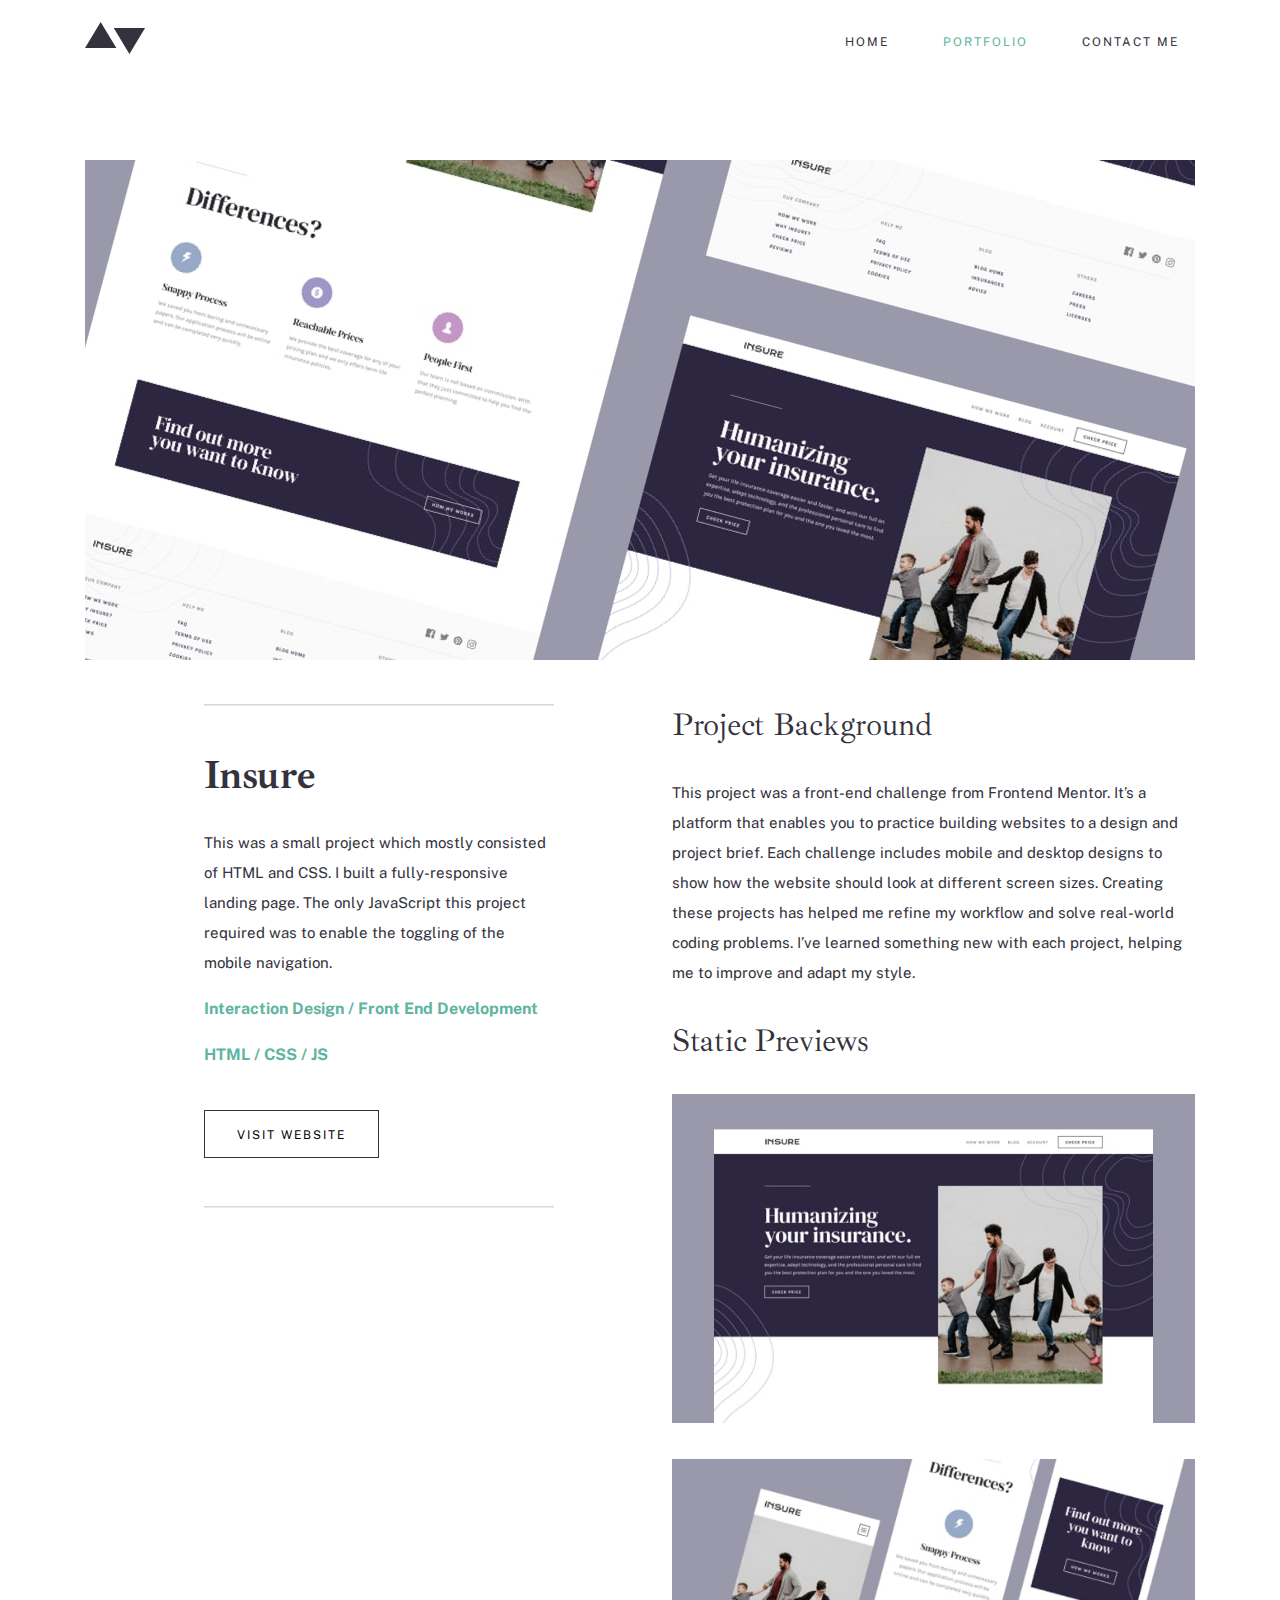
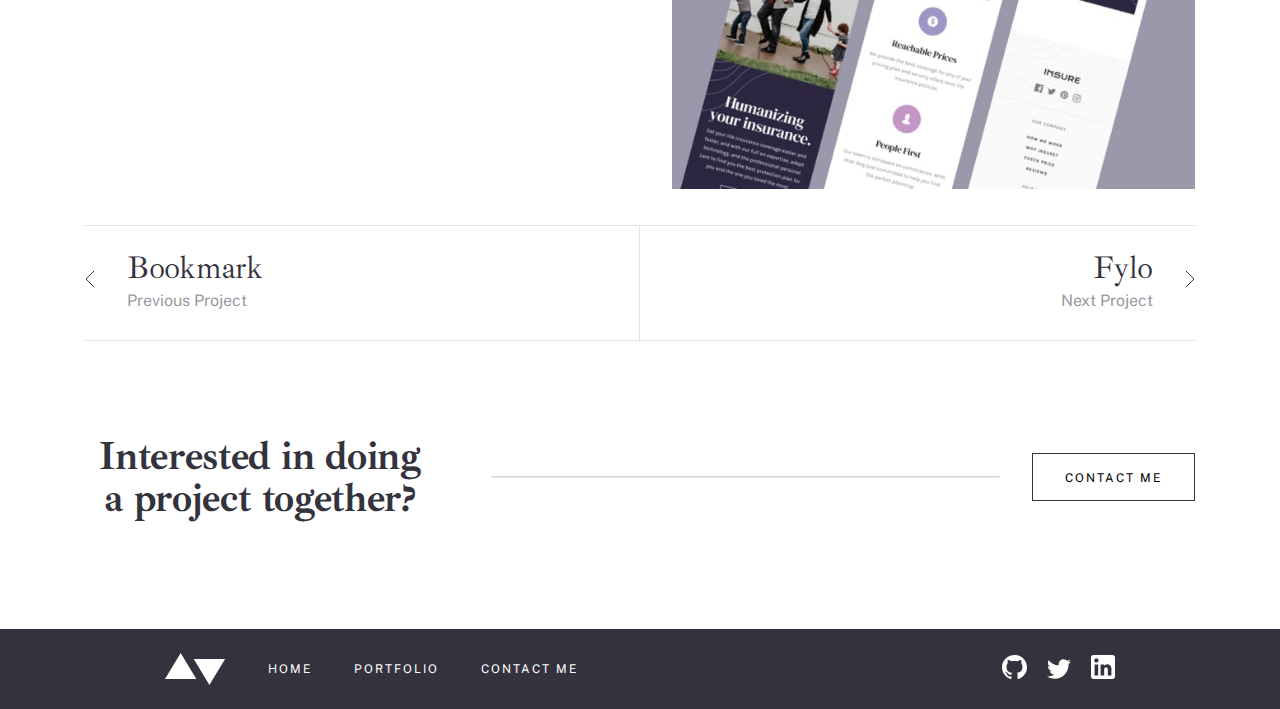
<file: starter-code/insure.html>
<!DOCTYPE html>
<html lang="en">
	<head>
		<meta charset="UTF-8" />
		<meta name="viewport" content="width=device-width, initial-scale=1.0" />

		<link rel="icon" type="image/png" sizes="32x32" href="./images/favicon-32x32.png" />
		<link rel="preconnect" href="https://fonts.gstatic.com" />
		<link
			href="https://fonts.googleapis.com/css2?family=Ibarra+Real+Nova:wght@400;700&family=Public+Sans&display=swap"
			rel="stylesheet"
		/>
		<link rel="stylesheet" href="./app/scss/style.css" />
		<title>Frontend Mentor | Minimalist Portfolio</title>
	</head>
	<body>
		<header class="header">
			<nav class="container container--py flex flex-jc-sb flex-ai-c">
				<a href="/" class="header__logo">
					<img src="images/logo.svg" alt="logo" />
				</a>
				<!-- <a id="btnHamburger" class="header__toggle hide-for-desktop" aria-expanded="false" aria-controls="menu">
    <img id="btnHamburgerImg" src="images/icons/hamburger.svg" alt="toggle navigation" height="13" width="24" />
  </a> -->
				<a id="btnHamburger" href="#" class="header__toggle hide-for-desktop">
					<span></span>
					<span></span>
					<span></span>
				</a>
				<div class="header__links hide-for-mobile">
					<a href="index.html">Home</a>
					<a href="portfolio.html">Portfolio</a>
					<a href="contact.html">Contact Me</a>
				</div>
			</nav>
			<div class="header__menu has-fade">
				<a href="index.html">Home</a>
				<a href="portfolio.html">Portfolio</a>
				<a href="contact.html">Contact Me</a>
			</div>
		</header>

		<main class="detail container container--pt">
			<picture>
				<source media="(min-width: 1024px)" srcset="images/detail/desktop/image-insure-hero.jpg" />
				<source media="(min-width: 768px)" srcset="images/detail/tablet/image-insure-hero.jpg" />
				<img src="images/detail/mobile/image-insure-hero.jpg" alt="Project Preview" class="preview" />
			</picture>

			<div class="flex--lg">
				<div class="hr-section flex-half--lg">
					<hr />
					<h1 class="heading">Insure</h1>
					<p>
						This was a small project which mostly consisted of HTML and CSS. I built a fully-responsive
						landing page. The only JavaScript this project required was to enable the toggling of the mobile
						navigation.
					</p>
					<div class="tag">Interaction Design / Front End Development</div>
					<div class="tag">HTML / CSS / JS</div>
					<button class="btn btn--secondary">Visit Website</button>
					<hr />
				</div>

				<div class="flex-half--lg">
					<h2 class="heading--secondary">Project Background</h2>
					<p>
						This project was a front-end challenge from Frontend Mentor. It’s a platform that enables you to
						practice building websites to a design and project brief. Each challenge includes mobile and
						desktop designs to show how the website should look at different screen sizes. Creating these
						projects has helped me refine my workflow and solve real-world coding problems. I’ve learned
						something new with each project, helping me to improve and adapt my style.
					</p>
					<h2 class="heading--secondary">Static Previews</h2>
					<picture>
						<source media="(min-width: 1024px)" srcset="images/detail/desktop/image-insure-preview-1.jpg" />
						<source media="(min-width: 768px)" srcset="images/detail/tablet/image-insure-preview-1.jpg" />
						<img
							src="images/detail/mobile/image-insure-preview-1.jpg"
							alt="Project Preview"
							class="preview"
						/>
					</picture>
					<picture>
						<source media="(min-width: 1024px)" srcset="images/detail/desktop/image-insure-preview-2.jpg" />
						<source media="(min-width: 768px)" srcset="images/detail/tablet/image-insure-preview-2.jpg" />
						<img
							src="images/detail/mobile/image-insure-preview-2.jpg"
							alt="Project Preview"
							class="preview"
						/>
					</picture>
				</div>
			</div>

			<div class="slider flex flex-jc-sb">
				<a href="bookmark.html" class="slider__prev flex-half">
					<svg xmlns="http://www.w3.org/2000/svg" width="10" height="16">
						<path fill="none" stroke="#33323D" d="M9 0L1 8l8 8" />
					</svg>
					<div class="slider__text">
						<div class="heading--secondary--slider">Bookmark</div>
						<div class="par-primary">Previous Project</div>
					</div>
				</a>

				<a href="fylo.html" class="slider__next flex-half">
					<svg xmlns="http://www.w3.org/2000/svg" width="10" height="16">
						<path fill="none" stroke="#33323D" d="M1 0l8 8-8 8" />
					</svg>
					<div class="slider__text">
						<div class="heading--secondary--slider">Fylo</div>
						<div class="par-primary">Next Project</div>
					</div>
				</a>
			</div>

			<section class="cta container--pt">
				<div class="cta__heading heading">Interested in doing a project together?</div>
				<hr />
				<a href="contact.html">
					<button class="btn btn--secondary">Contact Me</button>
				</a>
			</section>
		</main>

		<footer class="footer">
			<svg xmlns="http://www.w3.org/2000/svg" width="61" height="32">
				<path
					fill="#33323D"
					fill-rule="evenodd"
					d="M60.082 5.878L44.408 32 28.735 5.878h31.347zM15.673 0l15.674 26.122H0L15.673 0z"
				/>
			</svg>
			<a href="#">Home</a>
			<a href="#">Portfolio</a>
			<a href="#">Contact Me</a>
			<div class="footer__social">
				<a href=""
					><svg xmlns="http://www.w3.org/2000/svg" width="25" height="24">
						<path
							fill="#33323D"
							d="M12.5 0C5.594 0 0 5.51 0 12.305c0 5.437 3.581 10.048 8.547 11.674.625.116.854-.265.854-.592 0-.292-.01-1.066-.016-2.092-3.477.742-4.21-1.65-4.21-1.65-.569-1.42-1.39-1.8-1.39-1.8-1.133-.764.087-.748.087-.748 1.255.086 1.914 1.268 1.914 1.268 1.115 1.881 2.927 1.338 3.641 1.024.113-.797.434-1.338.792-1.646-2.776-.308-5.694-1.366-5.694-6.08 0-1.343.484-2.44 1.286-3.302-.14-.31-.562-1.562.11-3.256 0 0 1.047-.33 3.437 1.261 1-.273 2.063-.409 3.125-.415 1.063.006 2.125.142 3.125.415 2.375-1.591 3.422-1.261 3.422-1.261.672 1.694.25 2.945.125 3.256.797.861 1.281 1.959 1.281 3.302 0 4.727-2.921 5.767-5.703 6.07.438.369.844 1.123.844 2.276 0 1.647-.016 2.97-.016 3.37 0 .322.22.707.86.584 5-1.615 8.579-6.23 8.579-11.658C25 5.509 19.403 0 12.5 0z"
						/></svg
				></a>
				<a href=""
					><svg xmlns="http://www.w3.org/2000/svg" width="24" height="20">
						<path
							fill="#33323D"
							d="M24 2.557a9.83 9.83 0 01-2.828.775A4.932 4.932 0 0023.337.608a9.864 9.864 0 01-3.127 1.195A4.916 4.916 0 0016.616.248c-3.179 0-5.515 2.966-4.797 6.045A13.978 13.978 0 011.671 1.149a4.93 4.93 0 001.523 6.574 4.903 4.903 0 01-2.229-.616c-.054 2.281 1.581 4.415 3.949 4.89a4.935 4.935 0 01-2.224.084 4.928 4.928 0 004.6 3.419A9.9 9.9 0 010 17.54a13.94 13.94 0 007.548 2.212c9.142 0 14.307-7.721 13.995-14.646A10.025 10.025 0 0024 2.557z"
						/></svg
				></a>
				<a href=""
					><svg xmlns="http://www.w3.org/2000/svg" width="24" height="24">
						<path
							fill="#33323D"
							d="M21.6 0H2.4C1.08 0 0 1.08 0 2.4v19.2C0 22.92 1.08 24 2.4 24h19.2c1.32 0 2.4-1.08 2.4-2.4V2.4C24 1.08 22.92 0 21.6 0zM7.2 20.4H3.6V9.6h3.6v10.8zM5.4 7.56c-1.2 0-2.16-.96-2.16-2.16 0-1.2.96-2.16 2.16-2.16 1.2 0 2.16.96 2.16 2.16 0 1.2-.96 2.16-2.16 2.16zm15 12.84h-3.6v-6.36c0-.96-.84-1.8-1.8-1.8-.96 0-1.8.84-1.8 1.8v6.36H9.6V9.6h3.6v1.44c.6-.96 1.92-1.68 3-1.68 2.28 0 4.2 1.92 4.2 4.2v6.84z"
						/></svg
				></a>
			</div>
		</footer>

		<script src="app/js/script.js"></script>
	</body>
</html>
</file>
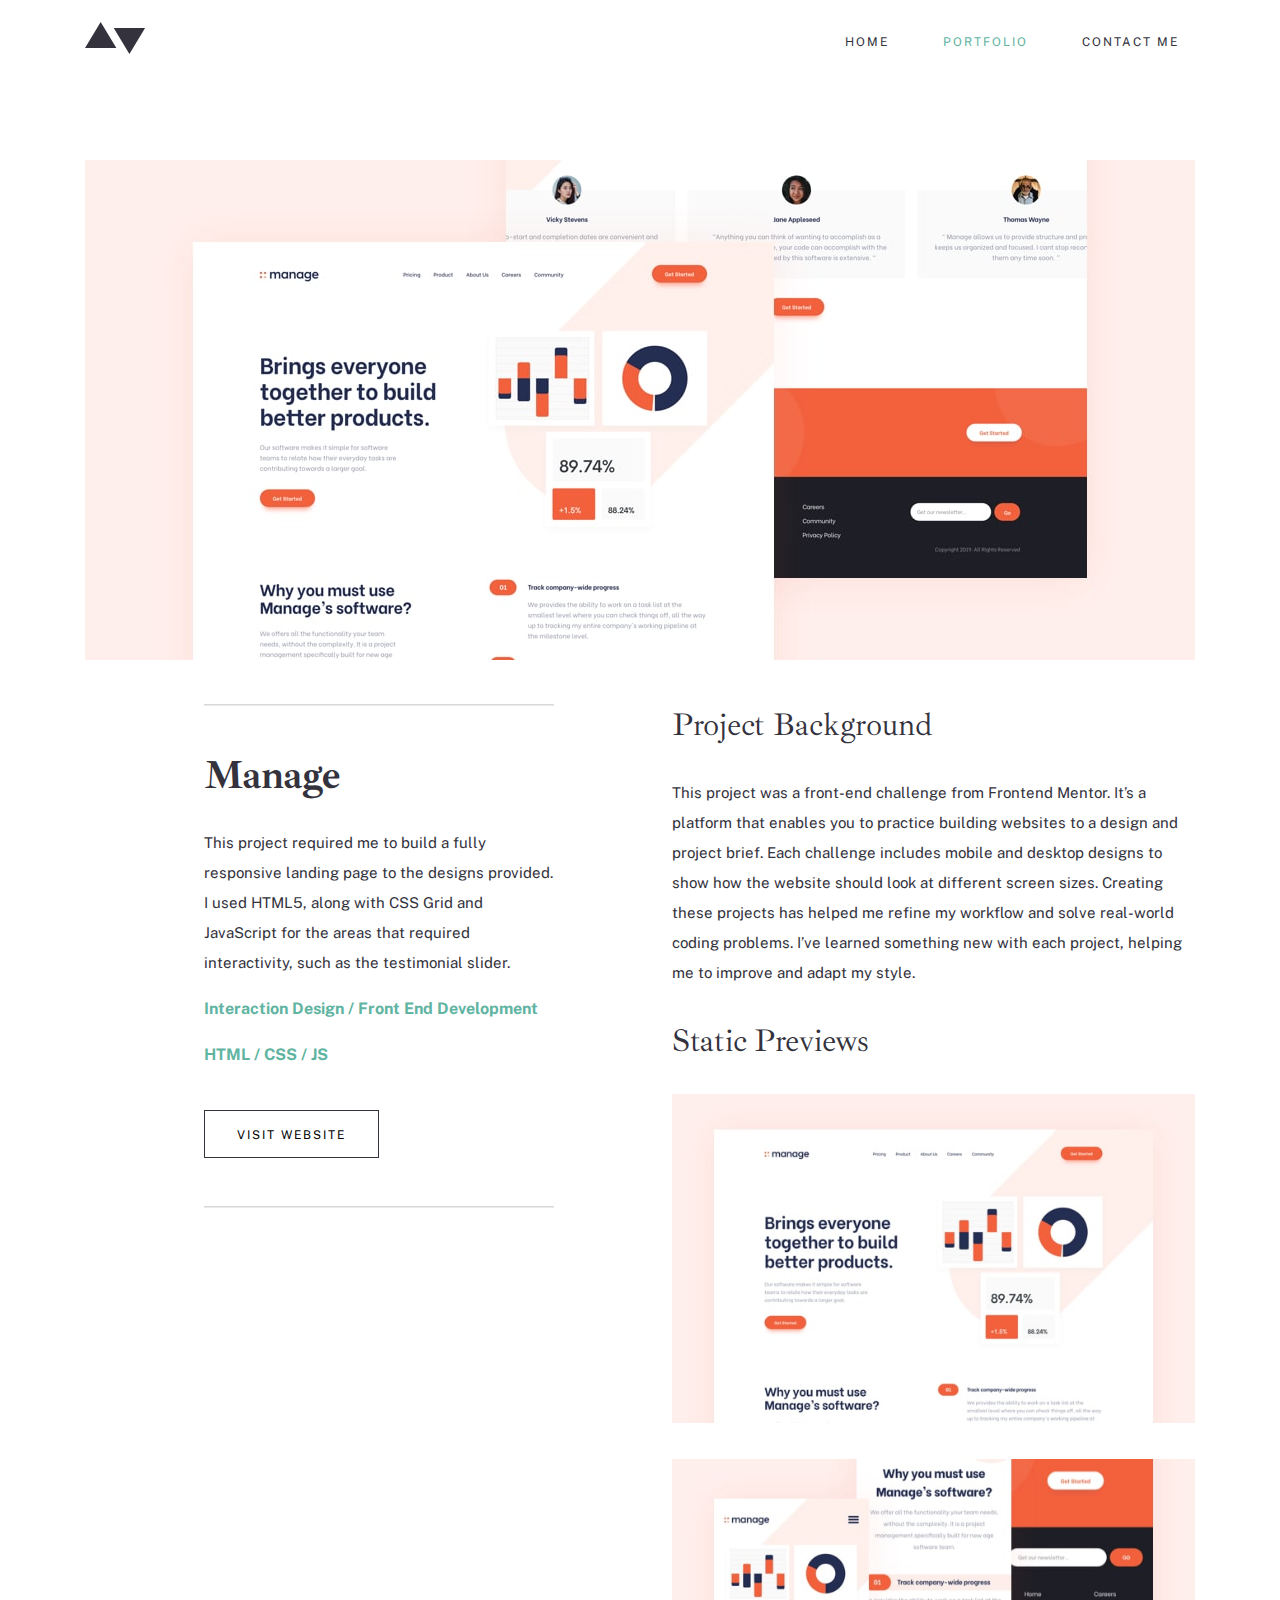
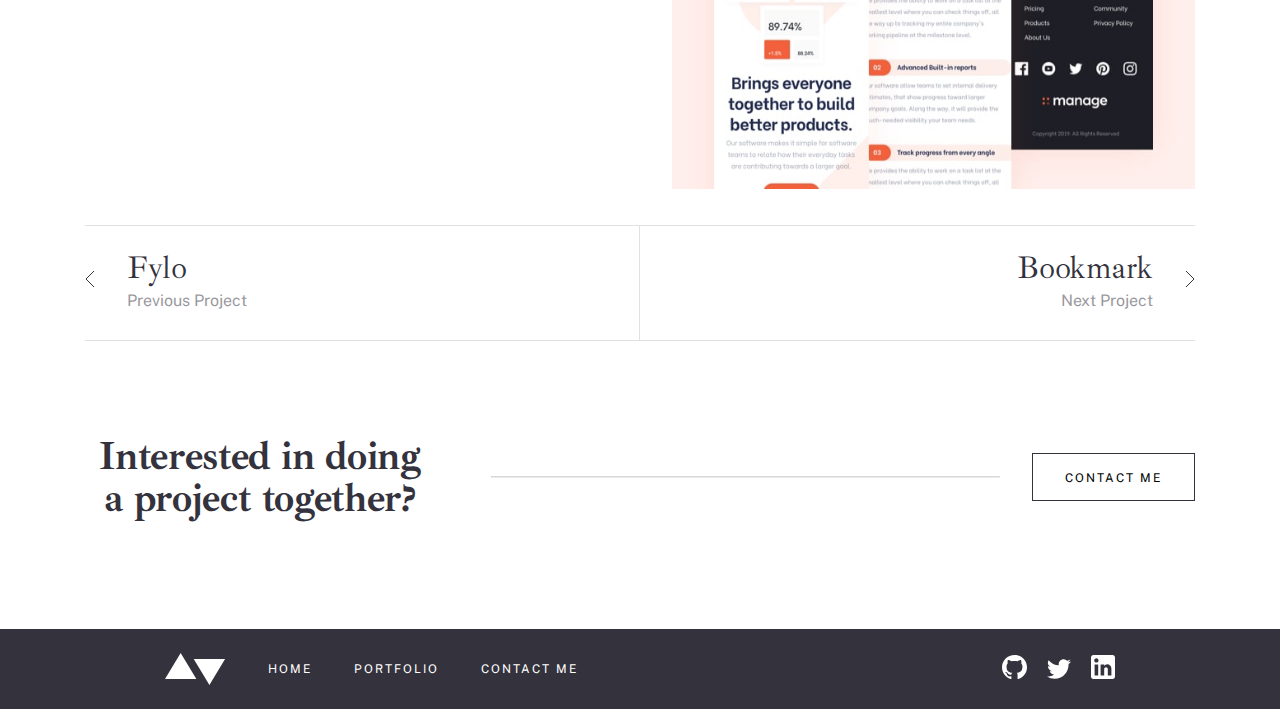
<file: starter-code/manage.html>
<!DOCTYPE html>
<html lang="en">
	<head>
		<meta charset="UTF-8" />
		<meta name="viewport" content="width=device-width, initial-scale=1.0" />

		<link rel="icon" type="image/png" sizes="32x32" href="./images/favicon-32x32.png" />
		<link rel="preconnect" href="https://fonts.gstatic.com" />
		<link
			href="https://fonts.googleapis.com/css2?family=Ibarra+Real+Nova:wght@400;700&family=Public+Sans&display=swap"
			rel="stylesheet"
		/>
		<link rel="stylesheet" href="./app/scss/style.css" />
		<title>Frontend Mentor | Minimalist Portfolio</title>
	</head>
	<body>
		<header class="header">
			<nav class="container container--py flex flex-jc-sb flex-ai-c">
				<a href="/" class="header__logo">
					<img src="images/logo.svg" alt="logo" />
				</a>
				<!-- <a id="btnHamburger" class="header__toggle hide-for-desktop" aria-expanded="false" aria-controls="menu">
    <img id="btnHamburgerImg" src="images/icons/hamburger.svg" alt="toggle navigation" height="13" width="24" />
  </a> -->
				<a id="btnHamburger" href="#" class="header__toggle hide-for-desktop">
					<span></span>
					<span></span>
					<span></span>
				</a>
				<div class="header__links hide-for-mobile">
					<a href="index.html">Home</a>
					<a href="portfolio.html">Portfolio</a>
					<a href="contact.html">Contact Me</a>
				</div>
			</nav>
			<div class="header__menu has-fade">
				<a href="index.html">Home</a>
				<a href="portfolio.html">Portfolio</a>
				<a href="contact.html">Contact Me</a>
			</div>
		</header>

		<main class="detail container container--pt">
			<picture>
				<source media="(min-width: 1024px)" srcset="images/detail/desktop/image-manage-hero.jpg" />
				<source media="(min-width: 768px)" srcset="images/detail/tablet/image-manage-hero.jpg" />
				<img src="images/detail/mobile/image-manage-hero.jpg" alt="Project Preview" class="preview" />
			</picture>

			<div class="flex--lg">
				<div class="hr-section flex-half--lg">
					<hr />
					<h1 class="heading">Manage</h1>
					<p>
						This project required me to build a fully responsive landing page to the designs provided. I
						used HTML5, along with CSS Grid and JavaScript for the areas that required interactivity, such
						as the testimonial slider.
					</p>
					<div class="tag">Interaction Design / Front End Development</div>
					<div class="tag">HTML / CSS / JS</div>
					<button class="btn btn--secondary">Visit Website</button>
					<hr />
				</div>

				<div class="flex-half--lg">
					<h2 class="heading--secondary">Project Background</h2>
					<p>
						This project was a front-end challenge from Frontend Mentor. It’s a platform that enables you to
						practice building websites to a design and project brief. Each challenge includes mobile and
						desktop designs to show how the website should look at different screen sizes. Creating these
						projects has helped me refine my workflow and solve real-world coding problems. I’ve learned
						something new with each project, helping me to improve and adapt my style.
					</p>
					<h2 class="heading--secondary">Static Previews</h2>
					<picture>
						<source media="(min-width: 1024px)" srcset="images/detail/desktop/image-manage-preview-1.jpg" />
						<source media="(min-width: 768px)" srcset="images/detail/tablet/image-manage-preview-1.jpg" />
						<img
							src="images/detail/mobile/image-manage-preview-1.jpg"
							alt="Project Preview"
							class="preview"
						/>
					</picture>
					<picture>
						<source media="(min-width: 1024px)" srcset="images/detail/desktop/image-manage-preview-2.jpg" />
						<source media="(min-width: 768px)" srcset="images/detail/tablet/image-manage-preview-2.jpg" />
						<img
							src="images/detail/mobile/image-manage-preview-2.jpg"
							alt="Project Preview"
							class="preview"
						/>
					</picture>
				</div>
			</div>

			<div class="slider flex flex-jc-sb">
				<a href="fylo.html" class="slider__prev flex-half">
					<svg xmlns="http://www.w3.org/2000/svg" width="10" height="16">
						<path fill="none" stroke="#33323D" d="M9 0L1 8l8 8" />
					</svg>
					<div class="slider__text">
						<div class="heading--secondary--slider">Fylo</div>
						<div class="par-primary">Previous Project</div>
					</div>
				</a>

				<a href="bookmark.html" class="slider__next flex-half">
					<svg xmlns="http://www.w3.org/2000/svg" width="10" height="16">
						<path fill="none" stroke="#33323D" d="M1 0l8 8-8 8" />
					</svg>
					<div class="slider__text">
						<div class="heading--secondary--slider">Bookmark</div>
						<div class="par-primary">Next Project</div>
					</div>
				</a>
			</div>

			<section class="cta container--pt">
				<div class="cta__heading heading">Interested in doing a project together?</div>
				<hr />
				<a href="contact.html">
					<button class="btn btn--secondary">Contact Me</button>
				</a>
			</section>
		</main>

		<footer class="footer">
			<svg xmlns="http://www.w3.org/2000/svg" width="61" height="32">
				<path
					fill="#33323D"
					fill-rule="evenodd"
					d="M60.082 5.878L44.408 32 28.735 5.878h31.347zM15.673 0l15.674 26.122H0L15.673 0z"
				/>
			</svg>
			<a href="#">Home</a>
			<a href="#">Portfolio</a>
			<a href="#">Contact Me</a>
			<div class="footer__social">
				<a href=""
					><svg xmlns="http://www.w3.org/2000/svg" width="25" height="24">
						<path
							fill="#33323D"
							d="M12.5 0C5.594 0 0 5.51 0 12.305c0 5.437 3.581 10.048 8.547 11.674.625.116.854-.265.854-.592 0-.292-.01-1.066-.016-2.092-3.477.742-4.21-1.65-4.21-1.65-.569-1.42-1.39-1.8-1.39-1.8-1.133-.764.087-.748.087-.748 1.255.086 1.914 1.268 1.914 1.268 1.115 1.881 2.927 1.338 3.641 1.024.113-.797.434-1.338.792-1.646-2.776-.308-5.694-1.366-5.694-6.08 0-1.343.484-2.44 1.286-3.302-.14-.31-.562-1.562.11-3.256 0 0 1.047-.33 3.437 1.261 1-.273 2.063-.409 3.125-.415 1.063.006 2.125.142 3.125.415 2.375-1.591 3.422-1.261 3.422-1.261.672 1.694.25 2.945.125 3.256.797.861 1.281 1.959 1.281 3.302 0 4.727-2.921 5.767-5.703 6.07.438.369.844 1.123.844 2.276 0 1.647-.016 2.97-.016 3.37 0 .322.22.707.86.584 5-1.615 8.579-6.23 8.579-11.658C25 5.509 19.403 0 12.5 0z"
						/></svg
				></a>
				<a href=""
					><svg xmlns="http://www.w3.org/2000/svg" width="24" height="20">
						<path
							fill="#33323D"
							d="M24 2.557a9.83 9.83 0 01-2.828.775A4.932 4.932 0 0023.337.608a9.864 9.864 0 01-3.127 1.195A4.916 4.916 0 0016.616.248c-3.179 0-5.515 2.966-4.797 6.045A13.978 13.978 0 011.671 1.149a4.93 4.93 0 001.523 6.574 4.903 4.903 0 01-2.229-.616c-.054 2.281 1.581 4.415 3.949 4.89a4.935 4.935 0 01-2.224.084 4.928 4.928 0 004.6 3.419A9.9 9.9 0 010 17.54a13.94 13.94 0 007.548 2.212c9.142 0 14.307-7.721 13.995-14.646A10.025 10.025 0 0024 2.557z"
						/></svg
				></a>
				<a href=""
					><svg xmlns="http://www.w3.org/2000/svg" width="24" height="24">
						<path
							fill="#33323D"
							d="M21.6 0H2.4C1.08 0 0 1.08 0 2.4v19.2C0 22.92 1.08 24 2.4 24h19.2c1.32 0 2.4-1.08 2.4-2.4V2.4C24 1.08 22.92 0 21.6 0zM7.2 20.4H3.6V9.6h3.6v10.8zM5.4 7.56c-1.2 0-2.16-.96-2.16-2.16 0-1.2.96-2.16 2.16-2.16 1.2 0 2.16.96 2.16 2.16 0 1.2-.96 2.16-2.16 2.16zm15 12.84h-3.6v-6.36c0-.96-.84-1.8-1.8-1.8-.96 0-1.8.84-1.8 1.8v6.36H9.6V9.6h3.6v1.44c.6-.96 1.92-1.68 3-1.68 2.28 0 4.2 1.92 4.2 4.2v6.84z"
						/></svg
				></a>
			</div>
		</footer>

		<script src="app/js/script.js"></script>
	</body>
</html>
</file>
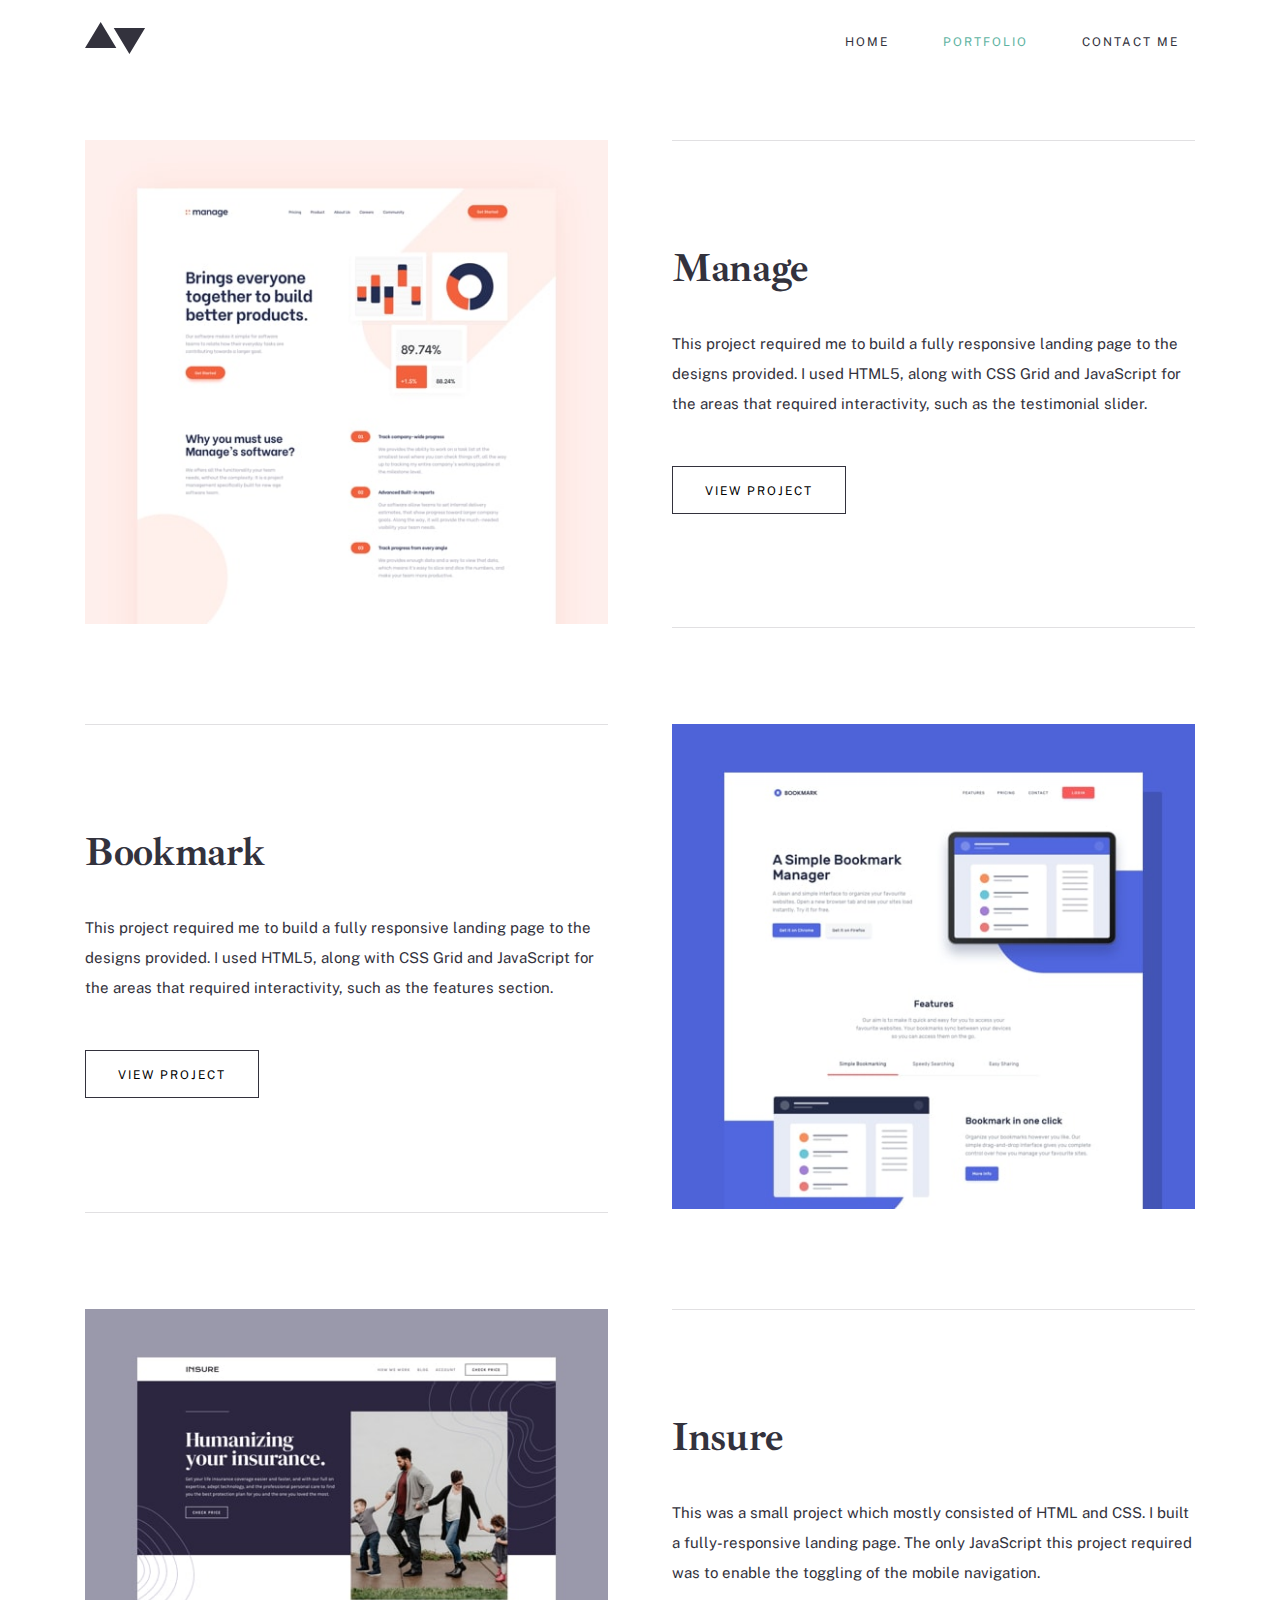
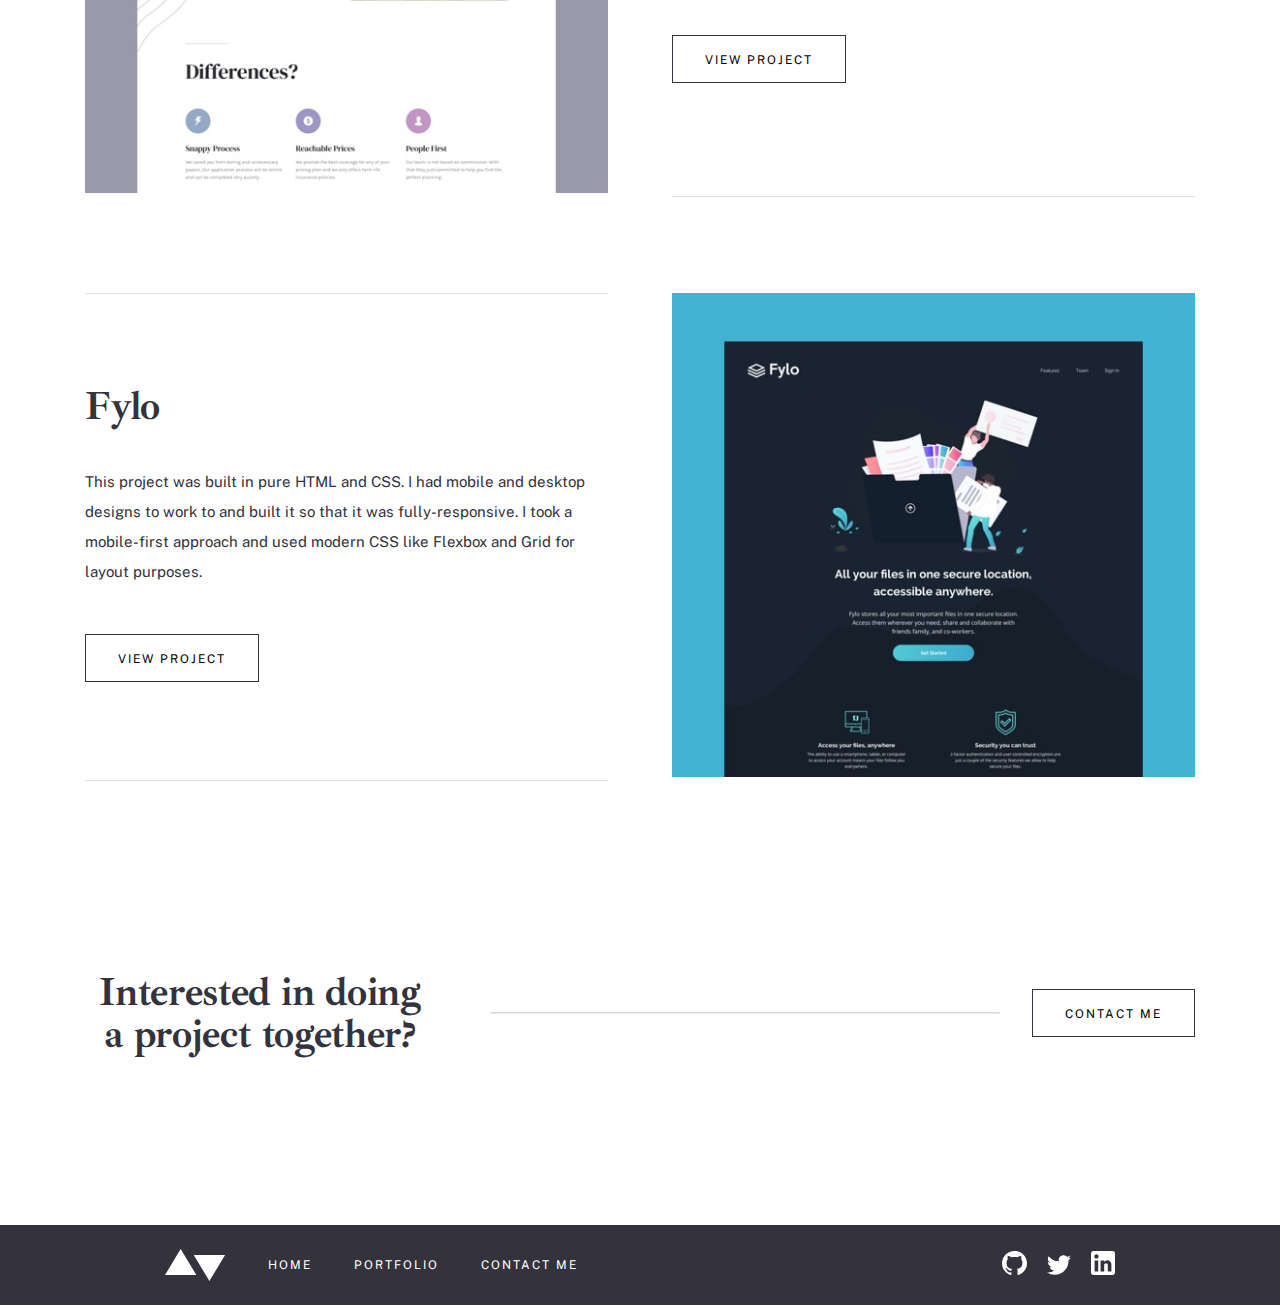
<file: starter-code/portfolio.html>
<!DOCTYPE html>
<html lang="en">
	<head>
		<meta charset="UTF-8" />
		<meta name="viewport" content="width=device-width, initial-scale=1.0" />

		<link rel="icon" type="image/png" sizes="32x32" href="./images/favicon-32x32.png" />
		<link rel="preconnect" href="https://fonts.gstatic.com" />
		<link
			href="https://fonts.googleapis.com/css2?family=Ibarra+Real+Nova:wght@400;700&family=Public+Sans&display=swap"
			rel="stylesheet"
		/>
		<link rel="stylesheet" href="./app/scss/style.css" />
		<title>Frontend Mentor | Minimalist Portfolio</title>
	</head>
	<body>
		<header class="header">
			<nav class="container container--py flex flex-jc-sb flex-ai-c">
				<a href="/" class="header__logo">
					<img src="images/logo.svg" alt="logo" />
				</a>
				<!-- <a id="btnHamburger" class="header__toggle hide-for-desktop" aria-expanded="false" aria-controls="menu">
        <img id="btnHamburgerImg" src="images/icons/hamburger.svg" alt="toggle navigation" height="13" width="24" />
      </a> -->
				<a id="btnHamburger" href="#" class="header__toggle hide-for-desktop">
					<span></span>
					<span></span>
					<span></span>
				</a>
				<div class="header__links hide-for-mobile">
					<a href="index.html">Home</a>
					<a href="portfolio.html">Portfolio</a>
					<a href="contact.html">Contact Me</a>
				</div>
			</nav>
			<div class="header__menu has-fade">
				<a href="index.html">Home</a>
				<a href="portfolio.html">Portfolio</a>
				<a href="contact.html">Contact Me</a>
			</div>
		</header>

		<main class="portfolio container container--py">
			<section>
				<picture>
					<source media="(min-width: 1024px)" srcset="images/portfolio/desktop/image-portfolio-manage.jpg" />
					<source media="(min-width: 768px)" srcset="images/portfolio/tablet/image-portfolio-manage.jpg" />
					<img
						src="images/portfolio/mobile/image-portfolio-manage.jpg"
						alt="Project Preview"
						class="preview"
					/>
				</picture>
				<div class="hr-section">
					<hr />
					<h2 class="heading">Manage</h2>
					<p>
						This project required me to build a fully responsive landing page to the designs provided. I
						used HTML5, along with CSS Grid and JavaScript for the areas that required interactivity, such
						as the testimonial slider.
					</p>
					<a href="manage.html">
						<button class="btn btn--secondary">View Project</button>
					</a>
					<hr />
				</div>
			</section>

			<section>
				<picture>
					<source
						media="(min-width: 1024px)"
						srcset="images/portfolio/desktop/image-portfolio-bookmark.jpg"
					/>
					<source media="(min-width: 768px)" srcset="images/portfolio/tablet/image-portfolio-bookmark.jpg" />
					<img
						src="images/portfolio/mobile/image-portfolio-bookmark.jpg"
						alt="Project Preview"
						class="preview"
					/>
				</picture>
				<div class="hr-section">
					<hr />
					<h2 class="heading">Bookmark</h2>
					<p>
						This project required me to build a fully responsive landing page to the designs provided. I
						used HTML5, along with CSS Grid and JavaScript for the areas that required interactivity, such
						as the features section.
					</p>
					<a href="bookmark.html">
						<button class="btn btn--secondary">View Project</button>
					</a>
					<hr />
				</div>
			</section>

			<section>
				<picture>
					<source media="(min-width: 1024px)" srcset="images/portfolio/desktop/image-portfolio-insure.jpg" />
					<source media="(min-width: 768px)" srcset="images/portfolio/tablet/image-portfolio-insure.jpg" />
					<img
						src="images/portfolio/mobile/image-portfolio-insure.jpg"
						alt="Project Preview"
						class="preview"
					/>
				</picture>
				<div class="hr-section">
					<hr />
					<h2 class="heading">Insure</h2>
					<p>
						This was a small project which mostly consisted of HTML and CSS. I built a fully-responsive
						landing page. The only JavaScript this project required was to enable the toggling of the mobile
						navigation.
					</p>
					<a href="insure.html">
						<button class="btn btn--secondary">View Project</button>
					</a>
					<hr />
				</div>
			</section>

			<section>
				<picture>
					<source media="(min-width: 1024px)" srcset="images/portfolio/desktop/image-portfolio-fylo.jpg" />
					<source media="(min-width: 768px)" srcset="images/portfolio/tablet/image-portfolio-fylo.jpg" />
					<img src="images/portfolio/mobile/image-portfolio-fylo.jpg" alt="Project Preview" class="preview" />
				</picture>
				<div class="hr-section">
					<hr />
					<h2 class="heading">Fylo</h2>
					<p>
						This project was built in pure HTML and CSS. I had mobile and desktop designs to work to and
						built it so that it was fully-responsive. I took a mobile-first approach and used modern CSS
						like Flexbox and Grid for layout purposes.
					</p>
					<a href="fylo.html">
						<button class="btn btn--secondary">View Project</button>
					</a>
					<hr />
				</div>
			</section>

			<section class="cta container--pt">
				<div class="cta__heading heading">Interested in doing a project together?</div>
				<hr />
				<a href="contact.html">
					<button class="btn btn--secondary">Contact Me</button>
				</a>
			</section>
		</main>

		<footer class="footer">
			<svg xmlns="http://www.w3.org/2000/svg" width="61" height="32">
				<path
					fill="#33323D"
					fill-rule="evenodd"
					d="M60.082 5.878L44.408 32 28.735 5.878h31.347zM15.673 0l15.674 26.122H0L15.673 0z"
				/>
			</svg>
			<a href="#">Home</a>
			<a href="#">Portfolio</a>
			<a href="#">Contact Me</a>
			<div class="footer__social">
				<a href=""
					><svg xmlns="http://www.w3.org/2000/svg" width="25" height="24">
						<path
							fill="#33323D"
							d="M12.5 0C5.594 0 0 5.51 0 12.305c0 5.437 3.581 10.048 8.547 11.674.625.116.854-.265.854-.592 0-.292-.01-1.066-.016-2.092-3.477.742-4.21-1.65-4.21-1.65-.569-1.42-1.39-1.8-1.39-1.8-1.133-.764.087-.748.087-.748 1.255.086 1.914 1.268 1.914 1.268 1.115 1.881 2.927 1.338 3.641 1.024.113-.797.434-1.338.792-1.646-2.776-.308-5.694-1.366-5.694-6.08 0-1.343.484-2.44 1.286-3.302-.14-.31-.562-1.562.11-3.256 0 0 1.047-.33 3.437 1.261 1-.273 2.063-.409 3.125-.415 1.063.006 2.125.142 3.125.415 2.375-1.591 3.422-1.261 3.422-1.261.672 1.694.25 2.945.125 3.256.797.861 1.281 1.959 1.281 3.302 0 4.727-2.921 5.767-5.703 6.07.438.369.844 1.123.844 2.276 0 1.647-.016 2.97-.016 3.37 0 .322.22.707.86.584 5-1.615 8.579-6.23 8.579-11.658C25 5.509 19.403 0 12.5 0z"
						/></svg
				></a>
				<a href=""
					><svg xmlns="http://www.w3.org/2000/svg" width="24" height="20">
						<path
							fill="#33323D"
							d="M24 2.557a9.83 9.83 0 01-2.828.775A4.932 4.932 0 0023.337.608a9.864 9.864 0 01-3.127 1.195A4.916 4.916 0 0016.616.248c-3.179 0-5.515 2.966-4.797 6.045A13.978 13.978 0 011.671 1.149a4.93 4.93 0 001.523 6.574 4.903 4.903 0 01-2.229-.616c-.054 2.281 1.581 4.415 3.949 4.89a4.935 4.935 0 01-2.224.084 4.928 4.928 0 004.6 3.419A9.9 9.9 0 010 17.54a13.94 13.94 0 007.548 2.212c9.142 0 14.307-7.721 13.995-14.646A10.025 10.025 0 0024 2.557z"
						/></svg
				></a>
				<a href=""
					><svg xmlns="http://www.w3.org/2000/svg" width="24" height="24">
						<path
							fill="#33323D"
							d="M21.6 0H2.4C1.08 0 0 1.08 0 2.4v19.2C0 22.92 1.08 24 2.4 24h19.2c1.32 0 2.4-1.08 2.4-2.4V2.4C24 1.08 22.92 0 21.6 0zM7.2 20.4H3.6V9.6h3.6v10.8zM5.4 7.56c-1.2 0-2.16-.96-2.16-2.16 0-1.2.96-2.16 2.16-2.16 1.2 0 2.16.96 2.16 2.16 0 1.2-.96 2.16-2.16 2.16zm15 12.84h-3.6v-6.36c0-.96-.84-1.8-1.8-1.8-.96 0-1.8.84-1.8 1.8v6.36H9.6V9.6h3.6v1.44c.6-.96 1.92-1.68 3-1.68 2.28 0 4.2 1.92 4.2 4.2v6.84z"
						/></svg
				></a>
			</div>
		</footer>

		<script src="app/js/script.js"></script>
	</body>
</html>
</file>
<file: starter-code/app/scss/style.css>
.has-fade {
  visibility: hidden;
}

@keyframes fade-in {
  from {
    visibility: hidden;
    opacity: 0;
  }
  1% {
    visibility: visible;
    opacity: 0;
  }
  to {
    visibility: visible;
    opacity: 1;
  }
}
.fade-in {
  animation: fade-in 200ms ease-in-out forwards;
}

@keyframes fade-out {
  from {
    visibility: visible;
    opacity: 1;
  }
  99% {
    visibility: visible;
    opacity: 0;
  }
  to {
    visibility: hidden;
    opacity: 0;
  }
}
.fade-out {
  animation: fade-out 200ms ease-in-out forwards;
}

html {
  font-size: 100%;
  box-sizing: border-box;
}

*,
*::before,
*::after {
  box-sizing: inherit;
}

body {
  margin: 0;
  padding: 0;
  font-family: "Public Sans", sans-serif;
  font-weight: 400;
  color: #33323d;
}

section {
  margin-bottom: 96px;
}

img {
  max-width: 100%;
}

hr {
  border-color: #33323d;
  opacity: 15%;
}

p {
  font-size: 15px;
  line-height: 30px;
  font-family: "Public Sans", sans-serif;
  color: #33323d;
}

.par-primary {
  font-size: 1rem;
  line-height: 30px;
  font-family: "Public Sans", sans-serif;
  color: #33323d;
}

.spacer {
  height: 1.25rem;
}

.heading {
  font-size: 2.5rem;
  font-weight: bold;
  font-family: "Ibarra Real Nova", serif;
  line-height: 42px;
  letter-spacing: -0.36px;
}
.heading--secondary {
  font-family: "Ibarra Real Nova", serif;
  line-height: 42px;
  font-size: 2rem;
  font-weight: 400;
  letter-spacing: -0.29px;
}
.heading--secondary--slider {
  font-family: "Ibarra Real Nova", serif;
  line-height: 36px;
  font-size: 2rem;
  font-weight: 400;
  letter-spacing: -0.29px;
}

.preview {
  margin-bottom: 2rem;
}

.tag {
  color: #5fb4a2;
  line-height: 1.875rem;
  font-family: "Public Sans", sans-serif;
  font-weight: bold;
  font-size: 13px;
}
@media (min-width: 64em) {
  .tag {
    font-size: 1rem;
    padding: 0.5rem 0;
  }
}

h1 {
  font-size: 2.5rem;
  font-family: "Ibarra Real Nova", serif;
}

h2 {
  margin-block: 25px;
}

a,
a:visited,
a:hover {
  text-decoration: none;
  color: #33323d;
}

.container {
  margin: 0 auto;
  max-width: calc(100% - 4rem);
}
@media (min-width: 48em) {
  .container {
    max-width: calc(100% - 5rem);
  }
}
@media (min-width: 64em) {
  .container {
    max-width: calc(min(100% - 5rem, 69.375rem));
  }
}
.container--pall {
  padding: 2rem;
}
@media (min-width: 48em) {
  .container--pall {
    padding: 2.5rem;
  }
}
@media (min-width: 64em) {
  .container--pall {
    padding: 3.75rem;
  }
}
.container--py {
  padding-top: 2rem;
  padding-bottom: 2rem;
}
@media (min-width: 48em) {
  .container--py {
    padding-top: 2.5rem;
    padding-bottom: 2.5rem;
  }
}
@media (min-width: 64em) {
  .container--py {
    padding-top: 3.75rem;
    padding-bottom: 3.75rem;
  }
}
.container--px {
  padding-right: 2rem;
  padding-left: 2rem;
}
.container--pt {
  padding-top: 2rem;
}
@media (min-width: 48em) {
  .container--pt {
    padding-top: 5rem;
  }
}
.container--pr {
  padding-right: 2rem;
}
.container--pb {
  padding-bottom: 2rem;
}
@media (min-width: 64em) {
  .container--pb {
    padding-bottom: 3.75rem;
  }
}
.container--pl {
  padding-left: 2rem;
}

.flex {
  display: flex;
}
.flex-jc-sb {
  justify-content: space-between;
}
.flex-jc-c {
  justify-content: center;
}
.flex-ai-c {
  align-items: center;
}
.flex-half {
  flex-basis: 50%;
}
@media (min-width: 64em) {
  .flex--lg {
    display: flex;
    justify-content: space-between;
  }
}
@media (min-width: 64em) {
  .flex-half--lg {
    flex-basis: calc(50% - 2rem);
  }
}

.grid--2x2 {
  display: grid;
  grid-template-columns: repeat(2, 1fr);
}

.grid--4x4 {
  display: grid;
  grid-template-columns: repeat(2, 1fr);
  justify-items: center;
  align-items: center;
}

.pad-20 {
  padding: 20px;
}

@media (max-width: 47.9375em) {
  .hide-for-mobile {
    display: none;
  }
}

@media (min-width: 48em) {
  .hide-for-desktop {
    display: none;
  }
}

.btn {
  height: 48px;
  font-family: "Public Sans", sans-serif;
  letter-spacing: 2px;
  font-size: 0.75rem;
  cursor: pointer;
  border: none;
  padding: 0;
  text-transform: uppercase;
  line-height: 48px;
  display: flex;
  transition: background 200ms ease-in-out;
}
.btn--primary {
  background: #203a4c;
  width: 200px;
  color: white;
  padding-right: 2rem;
  padding-left: 2rem;
  margin-top: 2rem;
  margin-bottom: 2rem;
}
.btn--primary.about-btn {
  padding: 0;
  margin: 0;
}
.btn--primary:hover {
  background: #5fb4a2;
}
.btn--primary:hover g {
  stroke: white;
}
.btn--primary > div:first-child {
  height: 48px;
  width: 48px;
  display: flex;
  align-items: center;
  justify-content: center;
  position: relative;
}
.btn--primary > div:first-child::before {
  content: "";
  display: block;
  position: absolute;
  inset: 0;
  background: #000000;
  opacity: 10%;
}
.btn--primary > div:last-child {
  flex-grow: 1;
}
.btn--secondary {
  background: white;
  border: 1px solid #33323d;
  padding-right: 2rem;
  padding-left: 2rem;
  margin-top: 2rem;
  margin-bottom: 2rem;
}
.btn--secondary:hover {
  background: #33323d;
  color: #fafafa;
}

.form label {
  display: block;
  font-size: 13px;
  line-height: 1.875rem;
  font-weight: bold;
  padding-top: 5px;
  padding-bottom: 5px;
}
.form input {
  width: 100%;
  height: 48px;
}

.slider {
  border-top: 1px solid rgba(51, 50, 61, 0.15);
  border-bottom: 1px solid rgba(51, 50, 61, 0.15);
}
.slider svg {
  margin-bottom: 0.5rem;
}
.slider__prev {
  padding: 1.5rem 0;
  border-right: 1px solid rgba(51, 50, 61, 0.15);
}
.slider__next {
  padding: 1.5rem 0;
  text-align: right;
}
.slider > *:hover {
  background: #33323d;
  color: #fafafa;
}
.slider > *:hover svg path {
  stroke: white;
}
.slider > *:hover * {
  color: #fafafa;
}
@media (min-width: 48em) {
  .slider > * {
    display: flex;
    align-items: center;
  }
  .slider > *:last-child {
    flex-direction: row-reverse;
  }
  .slider > * .slider__text {
    margin: 0 2rem;
  }
  .slider > * .slider__text .par-primary {
    opacity: 50%;
  }
}

.header {
  position: relative;
  z-index: 1;
}
.header.open .header__toggle > span:first-child {
  transform: rotate(45deg);
}
.header.open .header__toggle > span:nth-child(2) {
  opacity: 0;
}
.header.open .header__toggle > span:last-child {
  transform: rotate(-45deg);
}
.header.open .header__menu {
  display: block;
  position: absolute;
  right: 0;
}
.header nav {
  position: relative;
  padding-top: 1.375rem;
  padding-bottom: 1.375rem;
}
.header__logo img {
  width: 3.8125rem;
  height: 2rem;
}
.header__toggle > span {
  display: block;
  width: 26px;
  height: 2px;
  background-color: #203a4c;
  transition: all 300ms ease-in-out;
  transform-origin: 3px 1px;
}
.header__toggle > span:not(:last-child) {
  margin-bottom: 5px;
}
.header__menu {
  background: #33323d;
  padding: 1.03125rem;
  width: 14rem;
  height: 11.625rem;
  margin: 0 2rem 0 auto;
  display: none;
}
.header__menu a {
  font-size: 0.75rem;
  padding: 1.125rem;
  display: block;
  color: #ffffff;
  text-align: center;
  text-transform: uppercase;
  letter-spacing: 2px;
}
.header__links a {
  font-size: 0.75rem;
  transition: 200ms ease-in-out;
  padding: 1rem;
  text-transform: uppercase;
  letter-spacing: 2px;
}
.header__links a:not(:last-child) {
  margin-right: 1.125rem;
}
.header__links a:hover, .header__links a:active {
  color: #5fb4a2;
}
.header__links .current-link {
  color: #5fb4a2;
}

.footer {
  background-color: #33323d;
  height: 354px;
  display: flex;
  flex-direction: column;
  justify-content: space-between;
  align-items: center;
  padding: 3.5rem;
}
.footer a {
  color: white;
  font-size: 0.75rem;
  letter-spacing: 2px;
  text-transform: uppercase;
}
.footer svg > path {
  fill: white;
}
.footer__social a:not(:last-child) {
  margin-right: 1rem;
}
@media (min-width: 48em) {
  .footer {
    height: 80px;
    width: 100%;
    padding: 2.5rem;
    flex-direction: row;
    justify-content: flex-start;
  }
  .footer > *:not(:last-child) {
    margin-right: 2.625rem;
  }
  .footer__social {
    margin-left: auto;
  }
}
@media (min-width: 64em) {
  .footer {
    padding: 2.5rem 10.3125rem;
  }
}

.detail .hr-section hr {
  width: 100%;
}
@media (min-width: 48em) {
  .detail .hr-section {
    display: grid;
    grid-template-columns: repeat(2, 1fr);
  }
  .detail .hr-section hr {
    grid-column: 1/3;
  }
  .detail .hr-section p {
    grid-column: 2/3;
    grid-row: 2/6;
  }
  .detail .hr-section button {
    justify-self: start;
    margin-top: 1rem;
    margin-bottom: 1.5rem;
  }
  .detail .hr-section .heading {
    margin: 15px 0;
  }
}
@media (min-width: 64em) {
  .detail .hr-section {
    display: block;
    flex-basis: 350px;
    justify-self: center;
    margin: 0 auto;
  }
  .detail .hr-section p {
    margin: 0.5rem 0;
  }
  .detail .hr-section button {
    margin: 2rem 0 3rem 0;
  }
  .detail .hr-section .heading {
    margin-top: 3rem;
    margin-bottom: 2rem;
  }
}
@media (min-width: 64em) {
  .detail .heading--secondary {
    margin-top: 0.5rem;
    margin-bottom: 2rem;
  }
  .detail p {
    margin-bottom: 2rem;
  }
}

.hero {
  position: relative;
}
.hero .trim {
  max-height: 600px;
  overflow: hidden;
  max-width: 100%;
}
.hero__img {
  width: 100%;
}
@media (min-width: 48em) {
  .hero__group {
    position: absolute;
    bottom: 40px;
    left: 0;
    background-color: #ffffff;
    width: 32.125rem;
    height: 17.375rem;
  }
}
@media (min-width: 64em) {
  .hero__group {
    bottom: 60px;
  }
}
.hero__group__heading {
  font-size: 2.5rem;
  font-family: "Ibarra Real Nova", serif;
  font-weight: bold;
  line-height: 42px;
  letter-spacing: -0.36px;
  margin-bottom: 2rem;
}
@media (min-width: 48em) {
  .hero__group__heading {
    margin-bottom: 0;
    padding-top: 3.5rem;
    padding-bottom: 3.5rem;
  }
}

.about img {
  width: 100%;
}
.about__content h1 {
  line-height: 42px;
}
.about__content p {
  line-height: 30px;
  margin: 0;
  font-size: 1rem;
}
.about__content hr {
  margin: 2rem auto;
}
@media (min-width: 48em) {
  .about {
    display: flex;
    justify-content: space-between;
    height: 600px;
    align-items: stretch;
    box-sizing: content-box;
  }
  .about__content {
    width: 339px;
    height: 600px;
    display: flex;
    flex-direction: column;
    justify-content: space-between;
    align-items: baseline;
  }
  .about__content hr {
    width: 100%;
    margin: 0;
  }
}

.cta {
  text-align: center;
  display: flex;
  flex-direction: column;
  align-items: center;
}
@media (min-width: 48em) {
  .cta {
    flex-direction: row;
    justify-content: space-around;
  }
  .cta__heading {
    width: 350px;
  }
  .cta hr {
    flex: 1;
    margin: 0 2rem 0 3.5rem;
  }
}

.portfolio > section:not(:last-child) .preview {
  width: 100%;
}
@media (min-width: 48em) {
  .portfolio > section:not(:last-child) {
    display: flex;
    justify-content: space-between;
    align-items: center;
  }
  .portfolio > section:not(:last-child):nth-child(even) {
    flex-direction: row-reverse;
  }
  .portfolio > section:not(:last-child) .hr-section {
    display: flex;
    flex-direction: column;
    justify-content: center;
    align-self: stretch;
    border-top: 1px solid rgba(51, 50, 61, 0.15);
    border-bottom: 1px solid rgba(51, 50, 61, 0.15);
  }
  .portfolio > section:not(:last-child) .hr-section hr {
    display: none;
  }
  .portfolio > section:not(:last-child) .hr-section a {
    align-self: flex-start;
  }
  .portfolio > section:not(:last-child) > * {
    flex-basis: calc(50% - 2rem);
  }
  .portfolio > section:not(:last-child) > * .preview {
    margin-bottom: 0;
  }
}

/*# sourceMappingURL=style.css.map */
</file>
